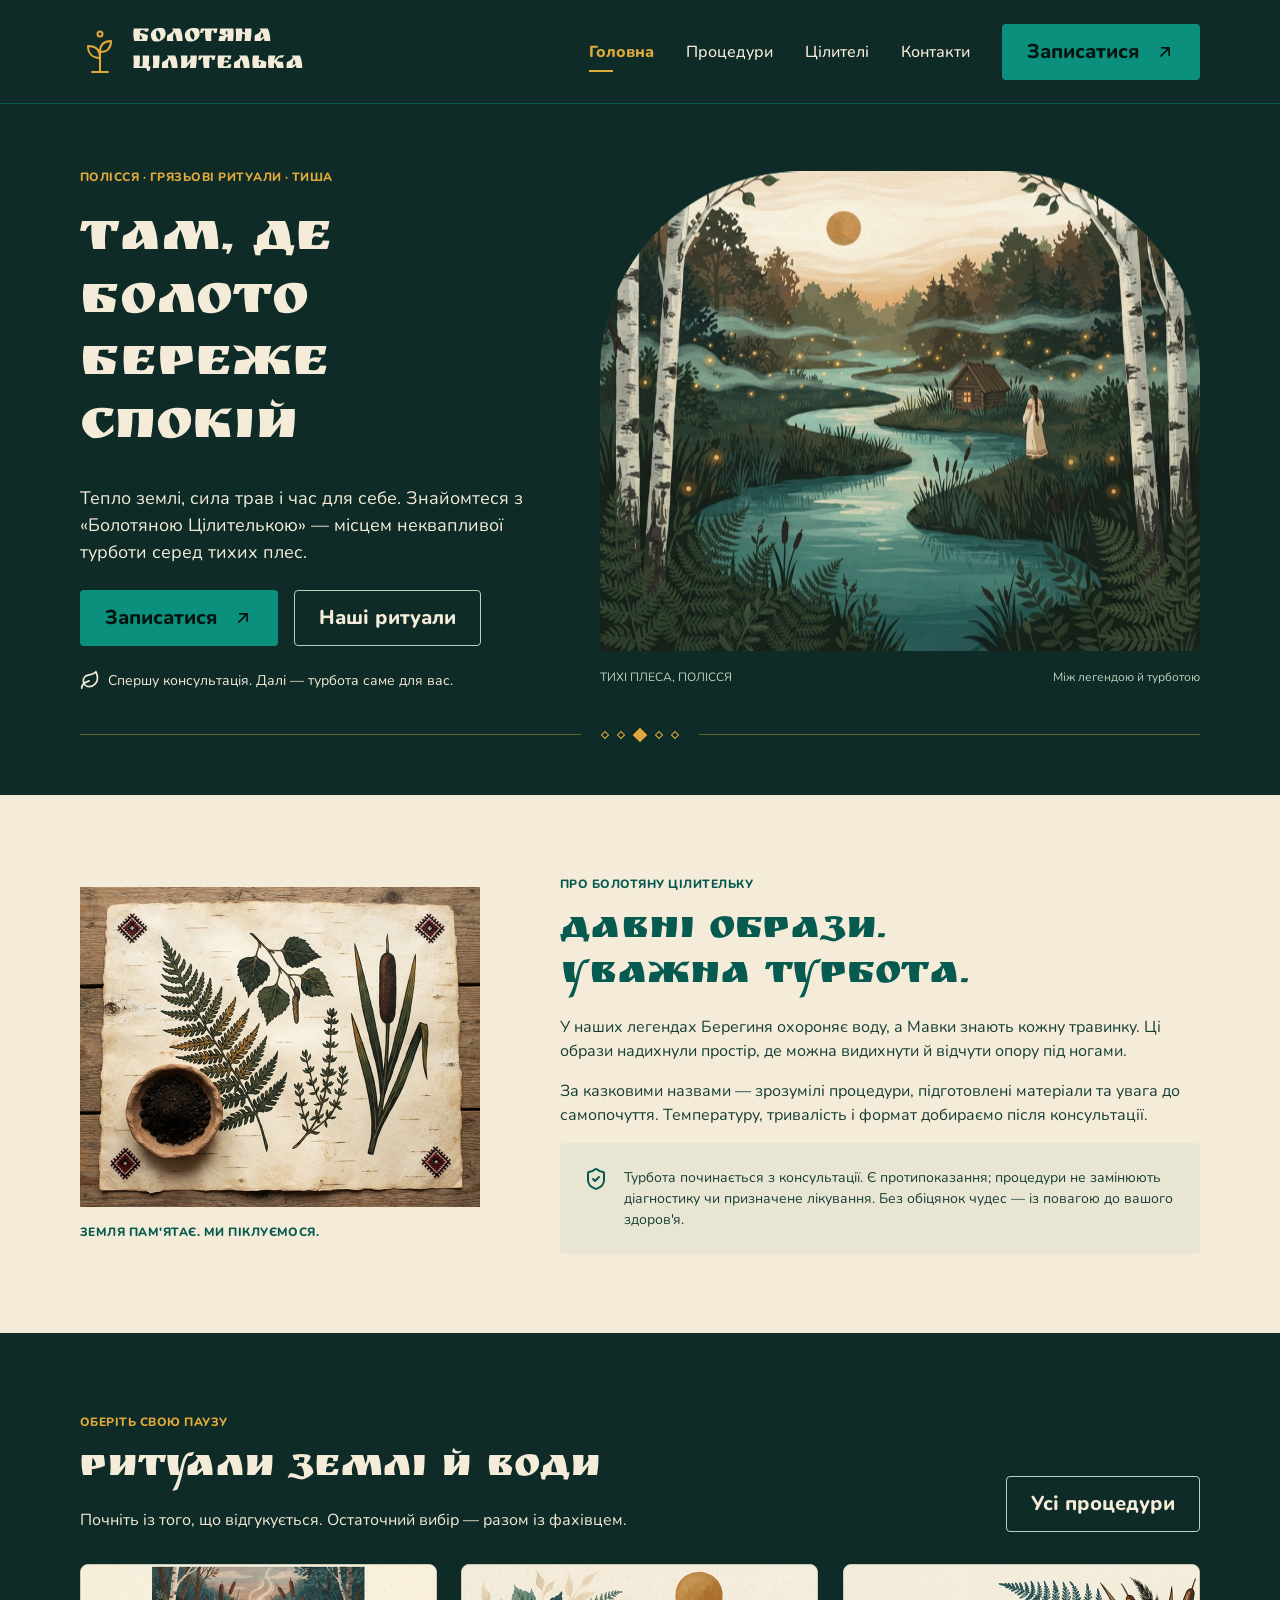
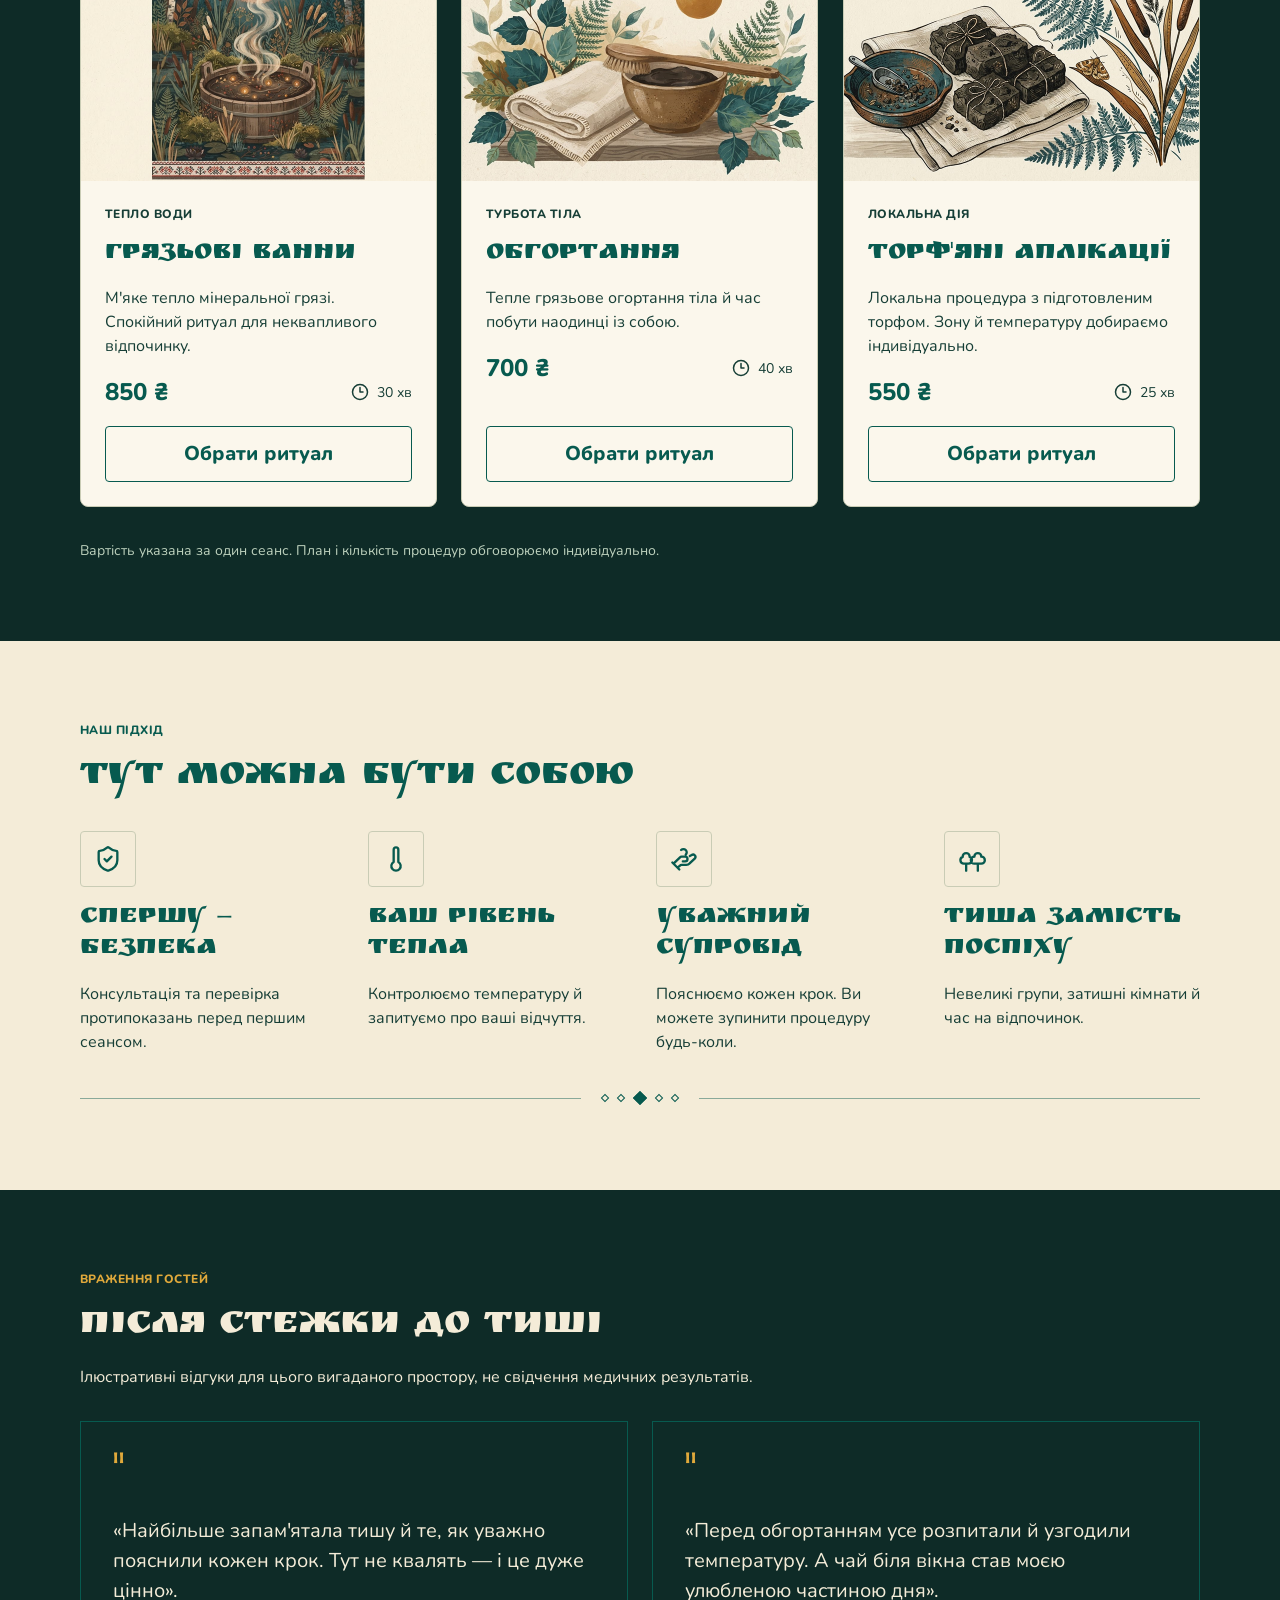
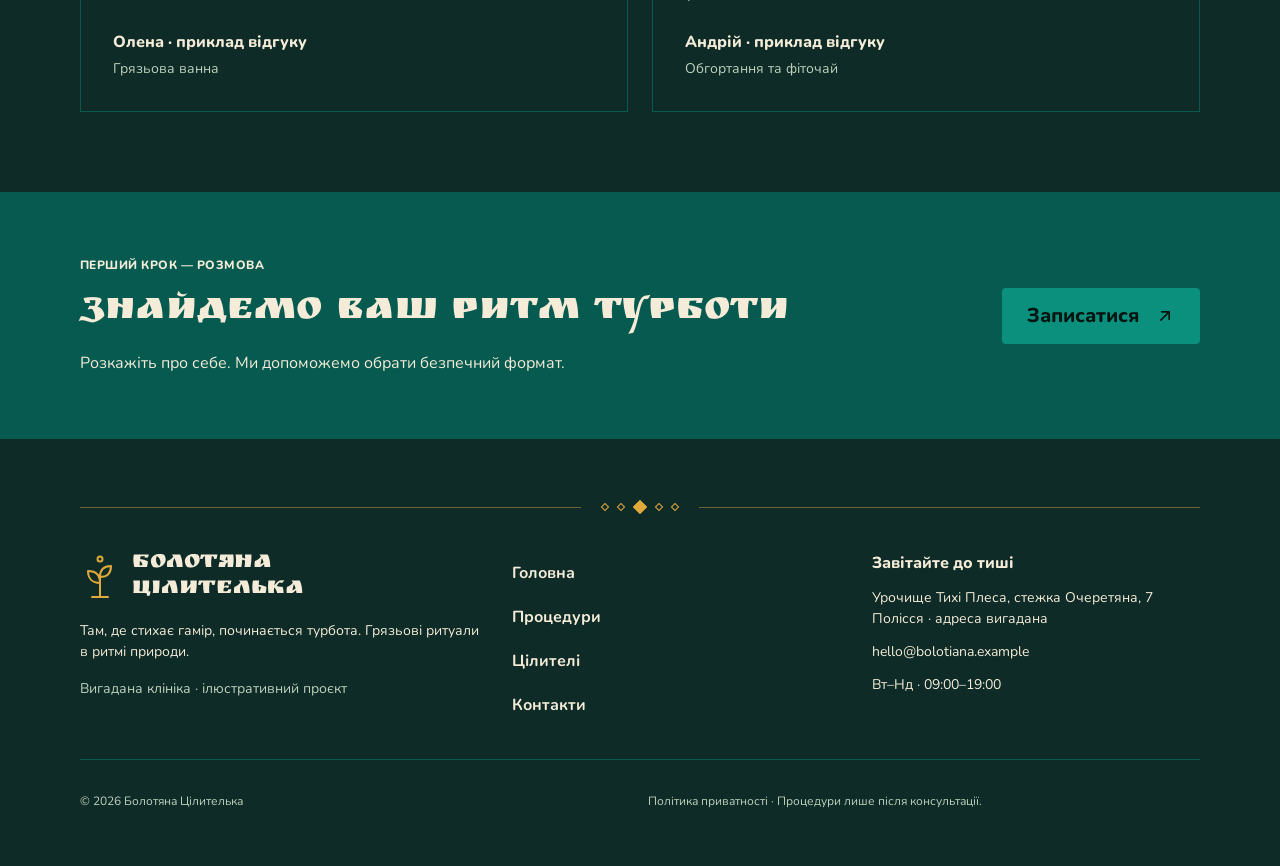
<file: index.html>
<!doctype html>
<html lang="uk">
  <head>
    <meta charset="utf-8" />
    <link rel="icon" type="image/png" href="/icon/favicon.ico">
    <meta name="viewport" content="width=device-width, initial-scale=1" />
    <title>Головна · Болотяна Цілителька</title>
    <link rel="icon" type="image/png" href="icon/favicon.ico">
    <meta
      name="description"
      content="Болотяна Цілителька — вигадана клініка грязьових ритуалів на Поліссі."
    />
    <link rel="preconnect" href="https://fonts.googleapis.com" />
    <link
      rel="preconnect"
      href="https://fonts.gstatic.com"
      crossorigin
    />
    <link
      href="https://fonts.googleapis.com/css2?family=Nunito:wght@400;500;700;800&family=Ruslan+Display&display=swap"
      rel="stylesheet"
    />
    <script>
      document.documentElement.classList.add('js')
    </script>
    <link rel="stylesheet" href="css/style.css" />
  </head>
  <body>
    <svg
      width="0"
      height="0"
      style="position: absolute"
      aria-hidden="true"
    >
      <defs>
        <symbol id="i-arrow" viewBox="0 0 24 24">
          <path
            d="M7 17 17 7M8 7h9v9"
            fill="none"
            stroke="currentColor"
            stroke-width="2"
            stroke-linecap="round"
            stroke-linejoin="round"
          />
        </symbol>
        <symbol id="i-leaf" viewBox="0 0 24 24">
          <path
            d="M11 20A7 7 0 0 1 9.8 6.1C15.5 5 17 4.5 19 2c1 2 2 4.2 2 8 0 5.5-4.8 10-10 10Zm-9 2c0-3 2-7 9-9"
            fill="none"
            stroke="currentColor"
            stroke-width="2"
            stroke-linecap="round"
            stroke-linejoin="round"
          />
        </symbol>
        <symbol id="i-shield" viewBox="0 0 24 24">
          <path
            d="M20 13c0 5-3.5 7.5-7.7 8.9a1 1 0 0 1-.6 0C7.5 20.500 4 18 4 13V6a1 1 0 0 1 1-1c2 0 4.500-1.200 6.200-2.700a1.200 1.200 0 0 1 1.600 0C14.500 3.800 17 5 19 5a1 1 0 0 1 1 1ZM9 12l2 2 4-4"
            fill="none"
            stroke="currentColor"
            stroke-width="2"
            stroke-linecap="round"
            stroke-linejoin="round"
          />
        </symbol>
        <symbol id="i-clock" viewBox="0 0 24 24">
          <circle
            cx="12"
            cy="12"
            r="10"
            fill="none"
            stroke="currentColor"
            stroke-width="2"
          />
          <path
            d="M12 6v6h4"
            fill="none"
            stroke="currentColor"
            stroke-width="2"
            stroke-linecap="round"
            stroke-linejoin="round"
          />
        </symbol>
        <symbol id="i-check" viewBox="0 0 24 24">
          <path
            d="M20 6 9 17l-5-5"
            fill="none"
            stroke="currentColor"
            stroke-width="2"
            stroke-linecap="round"
            stroke-linejoin="round"
          />
        </symbol>
        <symbol id="i-therm" viewBox="0 0 24 24">
          <path
            d="M14 4v10.500a4 4 0 1 1-4 0V4a2 2 0 0 1 4 0Z"
            fill="none"
            stroke="currentColor"
            stroke-width="2"
            stroke-linejoin="round"
          />
        </symbol>
        <symbol id="i-heart" viewBox="0 0 24 24">
          <path
            d="M11 14h2a2 2 0 1 0 0-4h-3c-.6 0-1.100.2-1.400.6L3 16m4 3 1.600-1.400c.3-.4.800-.6 1.400-.6h4c1.100 0 2.100-.4 2.800-1.200l4.600-4.400a2 2 0 0 0-2.800-2.800L17 9.500M2 15l6 6m5.500-12.700a2.800 2.800 0 1 0-4-4"
            fill="none"
            stroke="currentColor"
            stroke-width="2"
            stroke-linecap="round"
            stroke-linejoin="round"
          />
        </symbol>
        <symbol id="i-trees" viewBox="0 0 24 24">
          <path
            d="M10 10v.2A3 3 0 0 1 8.900 16H5a3 3 0 0 1-1-5.800V10a3 3 0 0 1 6 0Zm-3 6v6m13-6a3 3 0 0 0 0-6 3 3 0 0 0-6 0 3 3 0 0 0 0 6Zm-3 6v-6"
            fill="none"
            stroke="currentColor"
            stroke-width="2"
            stroke-linecap="round"
            stroke-linejoin="round"
          />
        </symbol>
        <symbol id="i-sprout" viewBox="0 0 24 24">
          <path
            d="M7 20h10M10 20c5.500-2.500.8-6.400 3-10m1-4.800C14 3 15.800 2 18 2c0 2.300-1 4-3 4-.6 0-1-.3-1-.8ZM9.500 9.400C7.600 8 6.500 6 6 4 3.800 4.500 2 6 2 8c0 2 1.700 3.500 4 3.500.6 0 1.100-.1 1.600-.2"
            fill="none"
            stroke="currentColor"
            stroke-width="2"
            stroke-linecap="round"
            stroke-linejoin="round"
          />
        </symbol>
        <symbol id="i-pin" viewBox="0 0 24 24">
          <path
            d="M20 10c0 4.900-5.400 10.200-7.400 11.800a1 1 0 0 1-1.200 0C9.400 20.200 4 14.900 4 10a8 8 0 0 1 16 0Z"
            fill="none"
            stroke="currentColor"
            stroke-width="2"
          />
          <circle
            cx="12"
            cy="10"
            r="3"
            fill="none"
            stroke="currentColor"
            stroke-width="2"
          />
        </symbol>
        <symbol id="i-mail" viewBox="0 0 24 24">
          <rect
            x="2"
            y="4"
            width="20"
            height="16"
            rx="2"
            fill="none"
            stroke="currentColor"
            stroke-width="2"
          />
          <path
            d="m22 7-8.900 5.700a2 2 0 0 1-2.200 0L2 7"
            fill="none"
            stroke="currentColor"
            stroke-width="2"
          />
        </symbol>
        <symbol id="i-phone" viewBox="0 0 24 24">
          <path
            d="M22 16.900v3a2 2 0 0 1-2.200 2A19.800 19.800 0 0 1 2.100 4.200 2 2 0 0 1 4.100 2h3a2 2 0 0 1 2 1.700c.1 1 .4 1.900.7 2.800a2 2 0 0 1-.5 2.100L8.100 9.900a16 16 0 0 0 6 6l1.300-1.300a2 2 0 0 1 2.100-.4c.9.300 1.800.6 2.800.7a2 2 0 0 1 1.700 2Z"
            fill="none"
            stroke="currentColor"
            stroke-width="2"
            stroke-linejoin="round"
          />
        </symbol>
        <symbol id="i-chev" viewBox="0 0 24 24">
          <path
            d="m6 9 6 6 6-6"
            fill="none"
            stroke="currentColor"
            stroke-width="2"
            stroke-linecap="round"
            stroke-linejoin="round"
          />
        </symbol>
        <symbol id="i-cal" viewBox="0 0 24 24">
          <rect
            x="3"
            y="4"
            width="18"
            height="18"
            rx="2"
            fill="none"
            stroke="currentColor"
            stroke-width="2"
          />
          <path
            d="M16 2v4M8 2v4M3 10h18"
            fill="none"
            stroke="currentColor"
            stroke-width="2"
            stroke-linecap="round"
          />
        </symbol>
        <symbol id="i-alert" viewBox="0 0 24 24">
          <circle
            cx="12"
            cy="12"
            r="10"
            fill="none"
            stroke="currentColor"
            stroke-width="2"
          />
          <path
            d="M12 8v4m0 4h.01"
            fill="none"
            stroke="currentColor"
            stroke-width="2"
            stroke-linecap="round"
          />
        </symbol>
        <symbol id="i-ok" viewBox="0 0 24 24">
          <circle
            cx="12"
            cy="12"
            r="10"
            fill="none"
            stroke="currentColor"
            stroke-width="2"
          />
          <path
            d="m9 12 2 2 4-4"
            fill="none"
            stroke="currentColor"
            stroke-width="2"
            stroke-linecap="round"
            stroke-linejoin="round"
          />
        </symbol>
      </defs>
    </svg>
    <header class="navbar">
      <a class="brand" href="index.html">
        <img src="assets/logo.svg" alt="" width="40" height="48" />
        <span class="brand__name">Болотяна<br />Цілителька</span>
      </a>
      <button
        class="navbar__toggle"
        aria-expanded="false"
        aria-controls="nav"
        aria-label="Меню"
      >
        <span></span>
        <span></span>
        <span></span>
      </button>
      <nav class="nav" id="nav">
        <a class="nav__link is-active" href="index.html" aria-current="page"
          >Головна</a
        >
        <a class="nav__link" href="procedures.html">Процедури</a>
        <a class="nav__link" href="healers.html">Цілителі</a>
        <a class="nav__link" href="contacts.html">Контакти</a>
        <a class="btn btn--primary nav__cta" href="contacts.html">
          Записатися
          <svg class="ic" aria-hidden="true">
            <use href="#i-arrow" />
          </svg>
        </a>
      </nav>
    </header>
    <main>
      <section class="sec sec--dark hero">
        <div class="wrap">
          <div class="hero__grid">
            <div class="stack hero__text">
              <p class="eyebrow">Полісся · грязьові ритуали · тиша</p>
              <h1 class="h-xl">Там, де болото береже спокій</h1>
              <p class="lead">
                Тепло землі, сила трав і час для себе. Знайомтеся з «Болотяною
                Цілителькою» — місцем неквапливої турботи серед тихих плес.
              </p>
              <div class="actions">
                <a class="btn btn--primary" href="contacts.html">
                  Записатися
                  <svg class="ic" aria-hidden="true">
                    <use href="#i-arrow" />
                  </svg>
                </a>
                <a class="btn btn--secondary-dark" href="procedures.html">
                  Наші ритуали
                </a>
              </div>
              <p class="note">
                <svg class="ic" aria-hidden="true">
                  <use href="#i-leaf" />
                </svg>
                <span
                  >Спершу консультація. Далі — турбота саме для вас.</span
                >
              </p>
            </div>
            <figure class="hero__fig">
              <img
                class="arch"
                src="assets/hero-landscape.png"
                alt="Туманний болотяний краєвид"
                loading="lazy"
              />
              <figcaption>
                <span>ТИХІ ПЛЕСА, ПОЛІССЯ</span>
                <span>Між легендою й турботою</span>
              </figcaption>
            </figure>
          </div>
          <div
            class="divider divider--dark"
            role="presentation"
          >
            <span class="divider__line"></span>
            <span class="motif"
              ><i></i><i></i><i class="big"></i><i></i><i></i
            ></span>
            <span class="divider__line"></span>
          </div>
        </div>
      </section>
      <section class="sec sec--light">
        <div class="wrap about">
          <figure>
            <img
              class="about__img"
              src="assets/herbarium.png"
              alt="Гербарій Полісся"
              loading="lazy"
            />
            <figcaption class="eyebrow">
              Земля пам'ятає. Ми піклуємося.
            </figcaption>
          </figure>
          <div class="stack">
            <p class="eyebrow">Про Болотяну Цілительку</p>
            <h2 class="h-lg">Давні образи. Уважна турбота.</h2>
            <p>
              У наших легендах Берегиня охороняє воду, а Мавки знають кожну
              травинку. Ці образи надихнули простір, де можна видихнути й
              відчути опору під ногами.
            </p>
            <p>
              За казковими назвами — зрозумілі процедури, підготовлені матеріали
              та увага до самопочуття. Температуру, тривалість і формат
              добираємо після консультації.
            </p>
            <div class="notice">
              <svg class="ic" aria-hidden="true">
                <use href="#i-shield" />
              </svg>
              <p>
                Турбота починається з консультації. Є протипоказання; процедури
                не замінюють діагностику чи призначене лікування. Без обіцянок
                чудес — із повагою до вашого здоров'я.
              </p>
            </div>
          </div>
        </div>
      </section>
      <section class="sec sec--dark">
        <div class="wrap stack stack--lg">
          <div class="split">
            <div class="stack">
              <div class="stack">
                <p class="eyebrow">Оберіть свою паузу</p>
                <h2 class="h-lg">Ритуали землі й води</h2>
                <p>
                  Почніть із того, що відгукується. Остаточний вибір — разом із
                  фахівцем.
                </p>
              </div>
            </div>
            <a class="btn btn--secondary-dark" href="procedures.html">
              Усі процедури
            </a>
          </div>
          <div class="grid grid--3">
            <article class="card card--proc" data-tags="mud body">
              <img
                class="card__img"
                src="assets/proc-baths.png"
                alt=""
                loading="lazy"
              />
              <div class="card__body">
                <p class="eyebrow">Тепло води</p>
                <h3 class="h-sm">Грязьові ванни</h3>
                <p>
                  М'яке тепло мінеральної грязі. Спокійний ритуал для
                  неквапливого відпочинку.
                </p>
                <div class="card__meta">
                  <span class="price">850 ₴</span>
                  <span class="dur">
                    <svg class="ic" aria-hidden="true">
                      <use href="#i-clock" />
                    </svg>
                    30 хв
                  </span>
                </div>
                <a class="btn btn--secondary btn--block" href="contacts.html">
                  Обрати ритуал
                </a>
              </div>
            </article>
            <article class="card card--proc" data-tags="mud body">
              <img
                class="card__img"
                src="assets/proc-wrap.png"
                alt=""
                loading="lazy"
              />
              <div class="card__body">
                <p class="eyebrow">Турбота тіла</p>
                <h3 class="h-sm">Обгортання</h3>
                <p>
                  Тепле грязьове огортання тіла й час побути наодинці із собою.
                </p>
                <div class="card__meta">
                  <span class="price">700 ₴</span>
                  <span class="dur">
                    <svg class="ic" aria-hidden="true">
                      <use href="#i-clock" />
                    </svg>
                    40 хв
                  </span>
                </div>
                <a class="btn btn--secondary btn--block" href="contacts.html">
                  Обрати ритуал
                </a>
              </div>
            </article>
            <article class="card card--proc" data-tags="mud">
              <img
                class="card__img"
                src="assets/proc-peat.png"
                alt=""
                loading="lazy"
              />
              <div class="card__body">
                <p class="eyebrow">Локальна дія</p>
                <h3 class="h-sm">Торф'яні аплікації</h3>
                <p>
                  Локальна процедура з підготовленим торфом. Зону й температуру
                  добираємо індивідуально.
                </p>
                <div class="card__meta">
                  <span class="price">550 ₴</span>
                  <span class="dur">
                    <svg class="ic" aria-hidden="true">
                      <use href="#i-clock" />
                    </svg>
                    25 хв
                  </span>
                </div>
                <a class="btn btn--secondary btn--block" href="contacts.html">
                  Обрати ритуал
                </a>
              </div>
            </article>
          </div>
          <p class="small">
            Вартість указана за один сеанс. План і кількість процедур
            обговорюємо індивідуально.
          </p>
        </div>
      </section>
      <section class="sec sec--light">
        <div class="wrap stack stack--lg">
          <div class="stack">
            <p class="eyebrow">Наш підхід</p>
            <h2 class="h-lg">Тут можна бути собою</h2>
          </div>
          <div class="grid grid--4">
            <div class="adv">
              <span class="adv__ic">
                <svg class="ic" aria-hidden="true">
                  <use href="#i-shield" />
                </svg>
              </span>
              <h3 class="h-sm">Спершу — безпека</h3>
              <p>
                Консультація та перевірка протипоказань перед першим сеансом.
              </p>
            </div>
            <div class="adv">
              <span class="adv__ic">
                <svg class="ic" aria-hidden="true">
                  <use href="#i-therm" />
                </svg>
              </span>
              <h3 class="h-sm">Ваш рівень тепла</h3>
              <p>
                Контролюємо температуру й запитуємо про ваші відчуття.
              </p>
            </div>
            <div class="adv">
              <span class="adv__ic">
                <svg class="ic" aria-hidden="true">
                  <use href="#i-heart" />
                </svg>
              </span>
              <h3 class="h-sm">Уважний супровід</h3>
              <p>
                Пояснюємо кожен крок. Ви можете зупинити процедуру будь-коли.
              </p>
            </div>
            <div class="adv">
              <span class="adv__ic">
                <svg class="ic" aria-hidden="true">
                  <use href="#i-trees" />
                </svg>
              </span>
              <h3 class="h-sm">Тиша замість поспіху</h3>
              <p>
                Невеликі групи, затишні кімнати й час на відпочинок.
              </p>
            </div>
          </div>
          <div
            class="divider divider--cream"
            role="presentation"
          >
            <span class="divider__line"></span>
            <span class="motif"
              ><i></i><i></i><i class="big"></i><i></i><i></i
            ></span>
            <span class="divider__line"></span>
          </div>
        </div>
      </section>
      <section class="sec sec--dark">
        <div class="wrap stack stack--lg">
          <div class="stack">
            <p class="eyebrow">Враження гостей</p>
            <h2 class="h-lg">Після стежки до тиші</h2>
            <p>
              Ілюстративні відгуки для цього вигаданого простору, не свідчення
              медичних результатів.
            </p>
          </div>
          <div class="grid grid--2">
            <blockquote class="card card--review">
              <span class="quote">"</span>
              <p class="quote-text">
                «Найбільше запам'ятала тишу й те, як уважно пояснили кожен
                крок. Тут не квалять — і це дуже цінно».
              </p>
              <footer>
                <strong>Олена · приклад відгуку</strong>
                <span>Грязьова ванна</span>
              </footer>
            </blockquote>
            <blockquote class="card card--review">
              <span class="quote">"</span>
              <p class="quote-text">
                «Перед обгортанням усе розпитали й узгодили температуру. А чай
                біля вікна став моєю улюбленою частиною дня».
              </p>
              <footer>
                <strong>Андрій · приклад відгуку</strong>
                <span>Обгортання та фіточай</span>
              </footer>
            </blockquote>
          </div>
        </div>
      </section>
      <section class="sec sec--teal cta">
        <div class="wrap cta__in">
          <div class="stack">
            <p class="eyebrow">Перший крок — розмова</p>
            <h2 class="h-lg">Знайдемо ваш ритм турботи</h2>
            <p>
              Розкажіть про себе. Ми допоможемо обрати безпечний формат.
            </p>
          </div>
          <a class="btn btn--primary" href="contacts.html">
            Записатися
            <svg class="ic" aria-hidden="true">
              <use href="#i-arrow" />
            </svg>
          </a>
        </div>
      </section>
    </main>
    <footer class="footer">
      <div
        class="divider divider--dark"
        role="presentation"
      >
        <span class="divider__line"></span>
        <span class="motif"
          ><i></i><i></i><i class="big"></i><i></i><i></i
        ></span>
        <span class="divider__line"></span>
      </div>
      <div class="footer__grid">
        <div class="footer__about">
          <a class="brand" href="index.html">
            <img src="assets/logo.svg" alt="" width="40" height="48" />
            <span class="brand__name">Болотяна<br />Цілителька</span>
          </a>
          <p>
            Там, де стихає гамір, починається турбота. Грязьові ритуали в ритмі
            природи.
          </p>
          <p class="muted">Вигадана клініка · ілюстративний проєкт</p>
        </div>
        <nav class="footer__nav" aria-label="Розділи">
          <a href="index.html">Головна</a>
          <a href="procedures.html">Процедури</a>
          <a href="healers.html">Цілителі</a>
          <a href="contacts.html">Контакти</a>
        </nav>
        <div class="footer__contacts">
          <h2>Завітайте до тиші</h2>
          <p>
            Урочище Тихі Плеса, стежка Очеретяна, 7<br />Полісся · адреса
            вигадана
          </p>
          <p>hello@bolotiana.example</p>
          <p>Вт–Нд · 09:00–19:00</p>
        </div>
      </div>
      <hr />
      <div class="footer__legal">
        <p>© 2026 Болотяна Цілителька</p>
        <p>Політика приватності · Процедури лише після консультації.</p>
      </div>
    </footer>
    <script src="js/main.js"></script>
  </body>
</html>
</file>
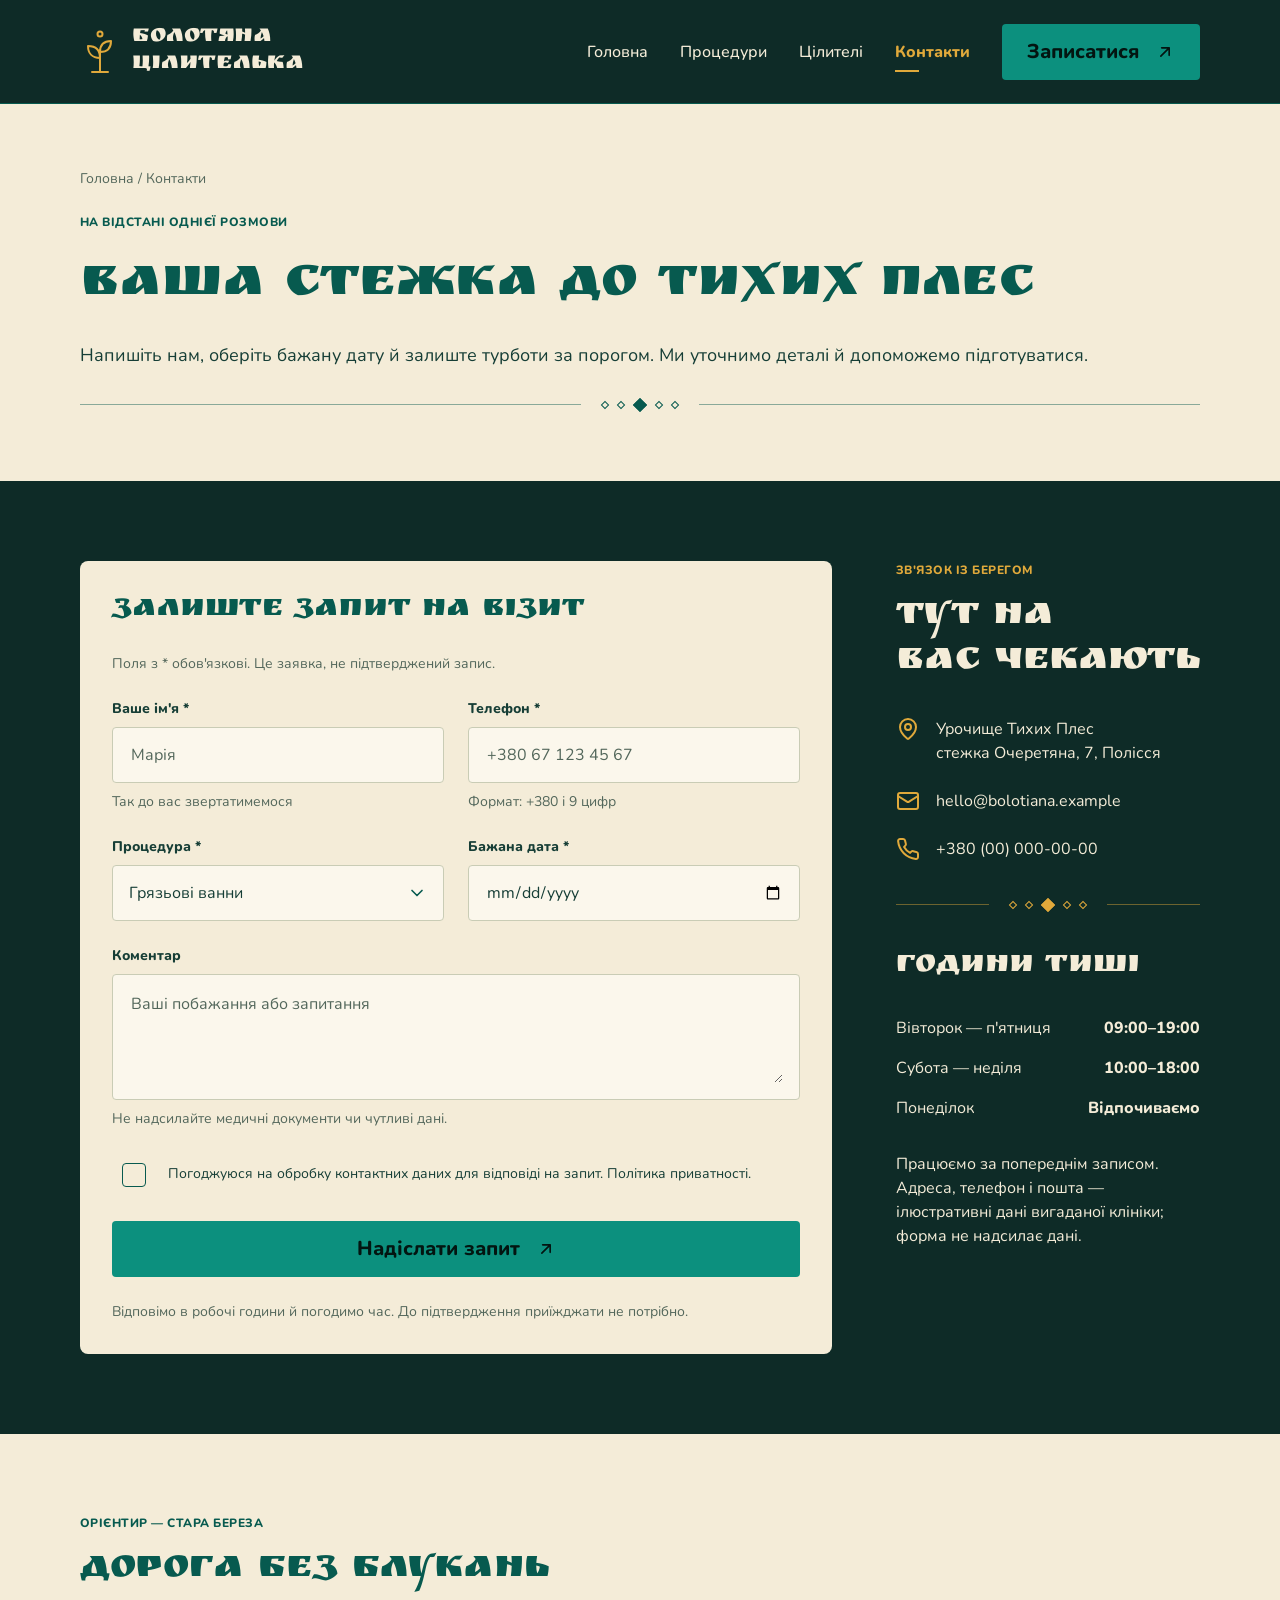
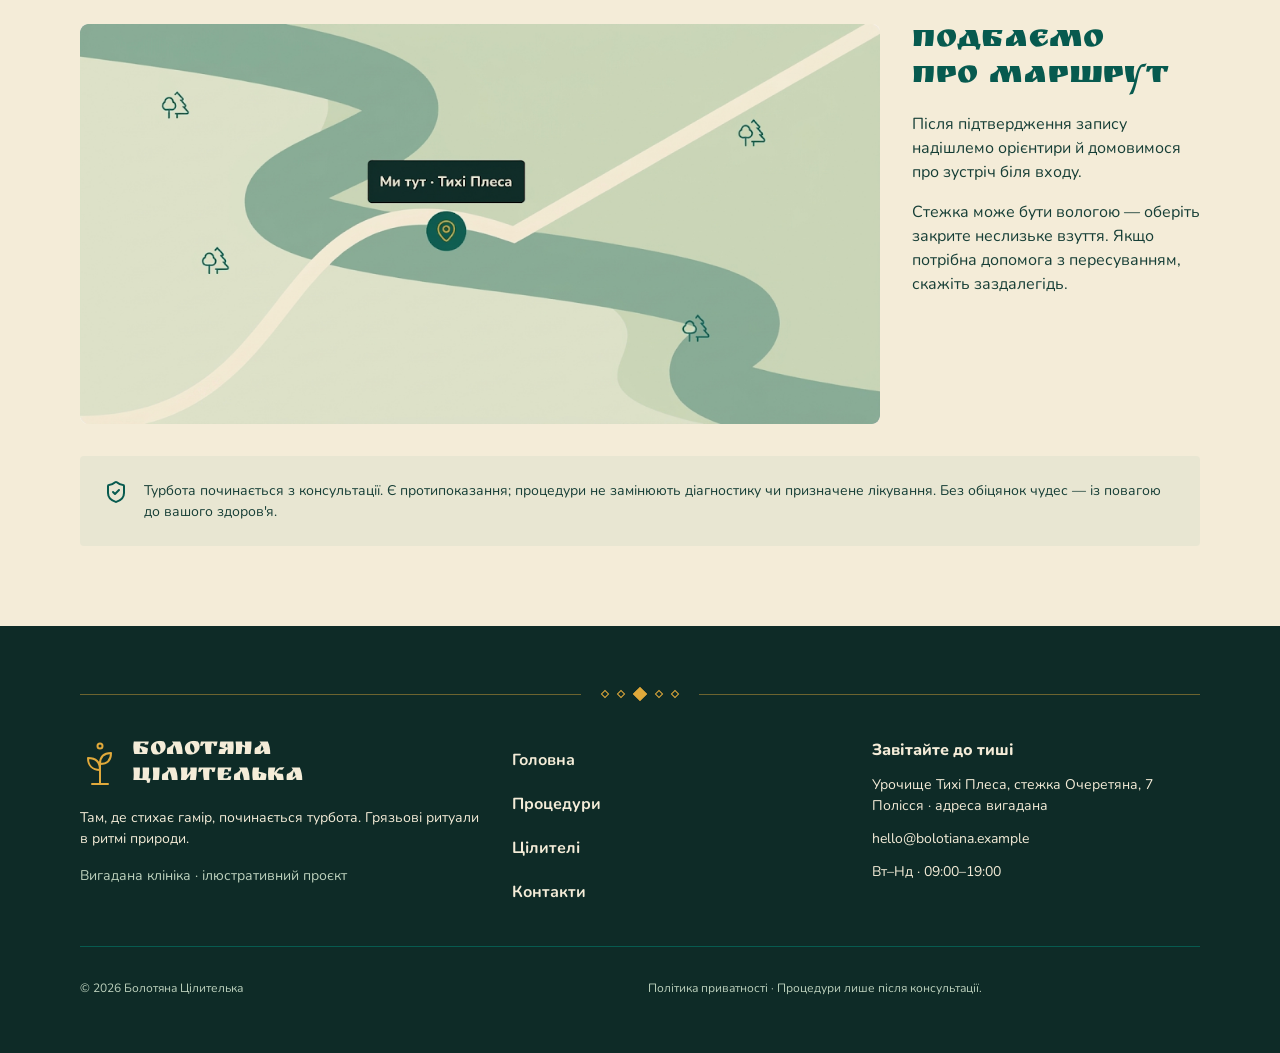
<file: contacts.html>
<!doctype html>
<html lang="uk">
  <head>
    <meta charset="utf-8" />
    <link rel="icon" type="image/png" href="icon/favicon.ico">
    <meta name="viewport" content="width=device-width, initial-scale=1" />
    <title>Контакти · Болотяна Цілителька</title>
    <meta
      name="description"
      content="Болотяна Цілителька — вигадана клініка грязьових ритуалів на Поліссі."
    />
    <link rel="preconnect" href="https://fonts.googleapis.com" />
    <link
      rel="preconnect"
      href="https://fonts.gstatic.com"
      crossorigin
    />
    <link
      href="https://fonts.googleapis.com/css2?family=Nunito:wght@400;500;700;800&family=Ruslan+Display&display=swap"
      rel="stylesheet"
    />
    <script>
      document.documentElement.classList.add('js')
    </script>
    <link rel="stylesheet" href="css/style.css" />
  </head>
  <body>
    <svg
      width="0"
      height="0"
      style="position: absolute"
      aria-hidden="true"
    >
      <defs>
        <symbol id="i-arrow" viewBox="0 0 24 24">
          <path
            d="M7 17 17 7M8 7h9v9"
            fill="none"
            stroke="currentColor"
            stroke-width="2"
            stroke-linecap="round"
            stroke-linejoin="round"
          />
        </symbol>
        <symbol id="i-leaf" viewBox="0 0 24 24">
          <path
            d="M11 20A7 7 0 0 1 9.8 6.1C15.5 5 17 4.5 19 2c1 2 2 4.2 2 8 0 5.5-4.8 10-10 10Zm-9 2c0-3 2-7 9-9"
            fill="none"
            stroke="currentColor"
            stroke-width="2"
            stroke-linecap="round"
            stroke-linejoin="round"
          />
        </symbol>
        <symbol id="i-shield" viewBox="0 0 24 24">
          <path
            d="M20 13c0 5-3.5 7.5-7.7 8.9a1 1 0 0 1-.6 0C7.5 20.500 4 18 4 13V6a1 1 0 0 1 1-1c2 0 4.500-1.200 6.200-2.700a1.200 1.200 0 0 1 1.600 0C14.500 3.800 17 5 19 5a1 1 0 0 1 1 1ZM9 12l2 2 4-4"
            fill="none"
            stroke="currentColor"
            stroke-width="2"
            stroke-linecap="round"
            stroke-linejoin="round"
          />
        </symbol>
        <symbol id="i-clock" viewBox="0 0 24 24">
          <circle
            cx="12"
            cy="12"
            r="10"
            fill="none"
            stroke="currentColor"
            stroke-width="2"
          />
          <path
            d="M12 6v6h4"
            fill="none"
            stroke="currentColor"
            stroke-width="2"
            stroke-linecap="round"
            stroke-linejoin="round"
          />
        </symbol>
        <symbol id="i-check" viewBox="0 0 24 24">
          <path
            d="M20 6 9 17l-5-5"
            fill="none"
            stroke="currentColor"
            stroke-width="2"
            stroke-linecap="round"
            stroke-linejoin="round"
          />
        </symbol>
        <symbol id="i-therm" viewBox="0 0 24 24">
          <path
            d="M14 4v10.500a4 4 0 1 1-4 0V4a2 2 0 0 1 4 0Z"
            fill="none"
            stroke="currentColor"
            stroke-width="2"
            stroke-linejoin="round"
          />
        </symbol>
        <symbol id="i-heart" viewBox="0 0 24 24">
          <path
            d="M11 14h2a2 2 0 1 0 0-4h-3c-.6 0-1.100.2-1.400.6L3 16m4 3 1.600-1.400c.3-.4.800-.6 1.400-.6h4c1.100 0 2.100-.4 2.800-1.200l4.600-4.400a2 2 0 0 0-2.800-2.800L17 9.500M2 15l6 6m5.500-12.700a2.800 2.800 0 1 0-4-4"
            fill="none"
            stroke="currentColor"
            stroke-width="2"
            stroke-linecap="round"
            stroke-linejoin="round"
          />
        </symbol>
        <symbol id="i-trees" viewBox="0 0 24 24">
          <path
            d="M10 10v.2A3 3 0 0 1 8.900 16H5a3 3 0 0 1-1-5.800V10a3 3 0 0 1 6 0Zm-3 6v6m13-6a3 3 0 0 0 0-6 3 3 0 0 0-6 0 3 3 0 0 0 0 6Zm-3 6v-6"
            fill="none"
            stroke="currentColor"
            stroke-width="2"
            stroke-linecap="round"
            stroke-linejoin="round"
          />
        </symbol>
        <symbol id="i-sprout" viewBox="0 0 24 24">
          <path
            d="M7 20h10M10 20c5.500-2.500.8-6.400 3-10m1-4.800C14 3 15.800 2 18 2c0 2.300-1 4-3 4-.6 0-1-.3-1-.8ZM9.500 9.400C7.600 8 6.500 6 6 4 3.800 4.500 2 6 2 8c0 2 1.700 3.500 4 3.500.6 0 1.100-.1 1.600-.2"
            fill="none"
            stroke="currentColor"
            stroke-width="2"
            stroke-linecap="round"
            stroke-linejoin="round"
          />
        </symbol>
        <symbol id="i-pin" viewBox="0 0 24 24">
          <path
            d="M20 10c0 4.900-5.400 10.200-7.400 11.800a1 1 0 0 1-1.200 0C9.400 20.200 4 14.900 4 10a8 8 0 0 1 16 0Z"
            fill="none"
            stroke="currentColor"
            stroke-width="2"
          />
          <circle
            cx="12"
            cy="10"
            r="3"
            fill="none"
            stroke="currentColor"
            stroke-width="2"
          />
        </symbol>
        <symbol id="i-mail" viewBox="0 0 24 24">
          <rect
            x="2"
            y="4"
            width="20"
            height="16"
            rx="2"
            fill="none"
            stroke="currentColor"
            stroke-width="2"
          />
          <path
            d="m22 7-8.900 5.700a2 2 0 0 1-2.200 0L2 7"
            fill="none"
            stroke="currentColor"
            stroke-width="2"
          />
        </symbol>
        <symbol id="i-phone" viewBox="0 0 24 24">
          <path
            d="M22 16.900v3a2 2 0 0 1-2.200 2A19.800 19.800 0 0 1 2.100 4.200 2 2 0 0 1 4.100 2h3a2 2 0 0 1 2 1.700c.1 1 .4 1.900.7 2.800a2 2 0 0 1-.5 2.100L8.100 9.900a16 16 0 0 0 6 6l1.300-1.300a2 2 0 0 1 2.100-.4c.9.300 1.800.6 2.800.7a2 2 0 0 1 1.700 2Z"
            fill="none"
            stroke="currentColor"
            stroke-width="2"
            stroke-linejoin="round"
          />
        </symbol>
        <symbol id="i-chev" viewBox="0 0 24 24">
          <path
            d="m6 9 6 6 6-6"
            fill="none"
            stroke="currentColor"
            stroke-width="2"
            stroke-linecap="round"
            stroke-linejoin="round"
          />
        </symbol>
        <symbol id="i-cal" viewBox="0 0 24 24">
          <rect
            x="3"
            y="4"
            width="18"
            height="18"
            rx="2"
            fill="none"
            stroke="currentColor"
            stroke-width="2"
          />
          <path
            d="M16 2v4M8 2v4M3 10h18"
            fill="none"
            stroke="currentColor"
            stroke-width="2"
            stroke-linecap="round"
          />
        </symbol>
        <symbol id="i-alert" viewBox="0 0 24 24">
          <circle
            cx="12"
            cy="12"
            r="10"
            fill="none"
            stroke="currentColor"
            stroke-width="2"
          />
          <path
            d="M12 8v4m0 4h.01"
            fill="none"
            stroke="currentColor"
            stroke-width="2"
            stroke-linecap="round"
          />
        </symbol>
        <symbol id="i-ok" viewBox="0 0 24 24">
          <circle
            cx="12"
            cy="12"
            r="10"
            fill="none"
            stroke="currentColor"
            stroke-width="2"
          />
          <path
            d="m9 12 2 2 4-4"
            fill="none"
            stroke="currentColor"
            stroke-width="2"
            stroke-linecap="round"
            stroke-linejoin="round"
          />
        </symbol>
      </defs>
    </svg>
    <header class="navbar">
      <a class="brand" href="index.html">
        <img src="assets/logo.svg" alt="" width="40" height="48" />
        <span class="brand__name">Болотяна<br />Цілителька</span>
      </a>
      <button
        class="navbar__toggle"
        aria-expanded="false"
        aria-controls="nav"
        aria-label="Меню"
      >
        <span></span>
        <span></span>
        <span></span>
      </button>
      <nav class="nav" id="nav">
        <a class="nav__link" href="index.html">Головна</a>
        <a class="nav__link" href="procedures.html">Процедури</a>
        <a class="nav__link" href="healers.html">Цілителі</a>
        <a
          class="nav__link is-active"
          href="contacts.html"
          aria-current="page"
          >Контакти</a
        >
        <a class="btn btn--primary nav__cta" href="contacts.html">
          Записатися
          <svg class="ic" aria-hidden="true">
            <use href="#i-arrow" />
          </svg>
        </a>
      </nav>
    </header>
    <main>
      <section class="sec sec--light intro">
        <div class="wrap stack">
          <p class="crumb">Головна / Контакти</p>
          <p class="eyebrow">На відстані однієї розмови</p>
          <h1 class="h-xl">Ваша стежка до Тихих Плес</h1>
          <p class="lead">
            Напишіть нам, оберіть бажану дату й залиште турботи за порогом. Ми
            уточнимо деталі й допоможемо підготуватися.
          </p>
          <div
            class="divider divider--cream"
            role="presentation"
          >
            <span class="divider__line"></span>
            <span class="motif"
              ><i></i><i></i><i class="big"></i><i></i><i></i
            ></span>
            <span class="divider__line"></span>
          </div>
        </div>
      </section>
      <section class="sec sec--dark">
        <div class="wrap contact__grid">
          <form class="form" id="visit-form" novalidate>
            <h2 class="h-md">Залиште запит на візит</h2>
            <p class="small small--light">
              Поля з * обов'язкові. Це заявка, не підтверджений запис.
            </p>
            <div class="row">
              <div class="field">
                <label for="f-name">Ваше ім'я *</label>
                <div class="control">
                  <input
                    id="f-name"
                    name="name"
                    autocomplete="given-name"
                    required
                    placeholder="Марія"
                  />
                  <span class="state">
                    <svg class="ic" aria-hidden="true">
                      <use href="#i-ok" />
                    </svg>
                  </span>
                </div>
                <p class="hint">Так до вас звертатимемося</p>
              </div>
              <div class="field">
                <label for="f-phone">Телефон *</label>
                <div class="control">
                  <input
                    id="f-phone"
                    name="phone"
                    type="tel"
                    inputmode="tel"
                    autocomplete="tel"
                    required
                    placeholder="+380 67 123 45 67"
                  />
                  <span class="state">
                    <svg class="ic" aria-hidden="true">
                      <use href="#i-alert" />
                    </svg>
                  </span>
                </div>
                <p class="hint">Формат: +380 і 9 цифр</p>
              </div>
            </div>
            <div class="row">
              <div class="field">
                <label for="f-proc">Процедура *</label>
                <div class="control control--select">
                  <select id="f-proc" name="proc" required>
                    <option>Грязьові ванни</option>
                    <option>Обгортання</option>
                    <option>Торф'яні аплікації</option>
                    <option>Фіточай</option>
                    <option>Масаж</option>
                  </select>
                  <svg class="ic chev" aria-hidden="true">
                    <use href="#i-chev" />
                  </svg>
                </div>
              </div>
              <div class="field">
                <label for="f-date">Бажана дата *</label>
                <div class="control">
                  <input
                    id="f-date"
                    name="date"
                    type="date"
                    required
                  />
                </div>
              </div>
            </div>
            <div class="field">
              <label for="f-msg">Коментар</label>
              <div class="control control--area">
                <textarea
                  id="f-msg"
                  name="msg"
                  rows="4"
                  placeholder="Ваші побажання або запитання"
                ></textarea>
              </div>
              <p class="hint">
                Не надсилайте медичні документи чи чутливі дані.
              </p>
            </div>
            <label class="consent">
              <input type="checkbox" id="f-consent" required />
              <span class="box">
                <svg class="ic" aria-hidden="true">
                  <use href="#i-check" />
                </svg>
              </span>
              <span
                >Погоджуюся на обробку контактних даних для відповіді на
                запит. Політика приватності.</span
              >
            </label>
            <p class="hint hint--err" id="consent-err" hidden>
              Підтвердіть згоду, щоб надіслати запит
            </p>
            <button class="btn btn--primary btn--block" type="submit">
              Надіслати запит
              <svg class="ic" aria-hidden="true">
                <use href="#i-arrow" />
              </svg>
            </button>
            <p
              class="form__ok"
              id="form-ok"
              role="status"
              hidden
            >
              Дякуємо! Це ілюстративна форма — дані нікуди не надсилаються.
            </p>
            <p class="small small--light">
              Відповімо в робочі години й погодимо час. До підтвердження
              приїжджати не потрібно.
            </p>
          </form>
          <div class="stack stack--lg">
            <div class="stack">
              <p class="eyebrow">Зв'язок із берегом</p>
              <h2 class="h-lg">Тут на вас чекають</h2>
            </div>
            <ul class="contact-list">
              <li>
                <svg class="ic" aria-hidden="true">
                  <use href="#i-pin" />
                </svg>
                <span>
                  Урочище Тихих Плес<br />стежка Очеретяна, 7, Полісся
                </span>
              </li>
              <li>
                <svg class="ic" aria-hidden="true">
                  <use href="#i-mail" />
                </svg>
                <a href="mailto:hello@bolotiana.example"
                  >hello@bolotiana.example</a
                >
              </li>
              <li>
                <svg class="ic" aria-hidden="true">
                  <use href="#i-phone" />
                </svg>
                <span>+380 (00) 000-00-00</span>
              </li>
            </ul>
            <div
              class="divider divider--dark"
              role="presentation"
            >
              <span class="divider__line"></span>
              <span class="motif"
                ><i></i><i></i><i class="big"></i><i></i><i></i
              ></span>
              <span class="divider__line"></span>
            </div>
            <h3 class="h-md">Години тиші</h3>
            <dl class="hours">
              <div>
                <dt>Вівторок — п'ятниця</dt>
                <dd>09:00–19:00</dd>
              </div>
              <div>
                <dt>Субота — неділя</dt>
                <dd>10:00–18:00</dd>
              </div>
              <div>
                <dt>Понеділок</dt>
                <dd>Відпочиваємо</dd>
              </div>
            </dl>
            <p>
              Працюємо за попереднім записом. Адреса, телефон і пошта —
              ілюстративні дані вигаданої клініки; форма не надсилає дані.
            </p>
          </div>
        </div>
      </section>
      <section class="sec sec--light">
        <div class="wrap stack stack--lg">
          <div class="stack">
            <p class="eyebrow">Орієнтир — стара береза</p>
            <h2 class="h-lg">Дорога без блукань</h2>
          </div>
          <div class="route">
            <div class="map-wrap">
              <img
                class="map"
                src="assets/map.png"
                alt="Умовна схема Тихих Плес"
                loading="lazy"
              />
            </div>
            <div class="stack">
              <h3 class="h-md">Подбаємо про маршрут</h3>
              <p>
                Після підтвердження запису надішлемо орієнтири й домовимося про
                зустріч біля входу.
              </p>
              <p>
                Стежка може бути вологою — оберіть закрите неслизьке взуття.
                Якщо потрібна допомога з пересуванням, скажіть заздалегідь.
              </p>
            </div>
          </div>
          <div class="notice">
            <svg class="ic" aria-hidden="true">
              <use href="#i-shield" />
            </svg>
            <p>
              Турбота починається з консультації. Є протипоказання; процедури
              не замінюють діагностику чи призначене лікування. Без обіцянок
              чудес — із повагою до вашого здоров'я.
            </p>
          </div>
        </div>
      </section>
    </main>
    <footer class="footer">
      <div
        class="divider divider--dark"
        role="presentation"
      >
        <span class="divider__line"></span>
        <span class="motif"
          ><i></i><i></i><i class="big"></i><i></i><i></i
        ></span>
        <span class="divider__line"></span>
      </div>
      <div class="footer__grid">
        <div class="footer__about">
          <a class="brand" href="index.html">
            <img src="assets/logo.svg" alt="" width="40" height="48" />
            <span class="brand__name">Болотяна<br />Цілителька</span>
          </a>
          <p>
            Там, де стихає гамір, починається турбота. Грязьові ритуали в ритмі
            природи.
          </p>
          <p class="muted">Вигадана клініка · ілюстративний проєкт</p>
        </div>
        <nav class="footer__nav" aria-label="Розділи">
          <a href="index.html">Головна</a>
          <a href="procedures.html">Процедури</a>
          <a href="healers.html">Цілителі</a>
          <a href="contacts.html">Контакти</a>
        </nav>
        <div class="footer__contacts">
          <h2>Завітайте до тиші</h2>
          <p>
            Урочище Тихі Плеса, стежка Очеретяна, 7<br />Полісся · адреса
            вигадана
          </p>
          <p>hello@bolotiana.example</p>
          <p>Вт–Нд · 09:00–19:00</p>
        </div>
      </div>
      <hr />
      <div class="footer__legal">
        <p>© 2026 Болотяна Цілителька</p>
        <p>Політика приватності · Процедури лише після консультації.</p>
      </div>
    </footer>
    <script src="js/main.js"></script>
  </body>
</html>
</file>
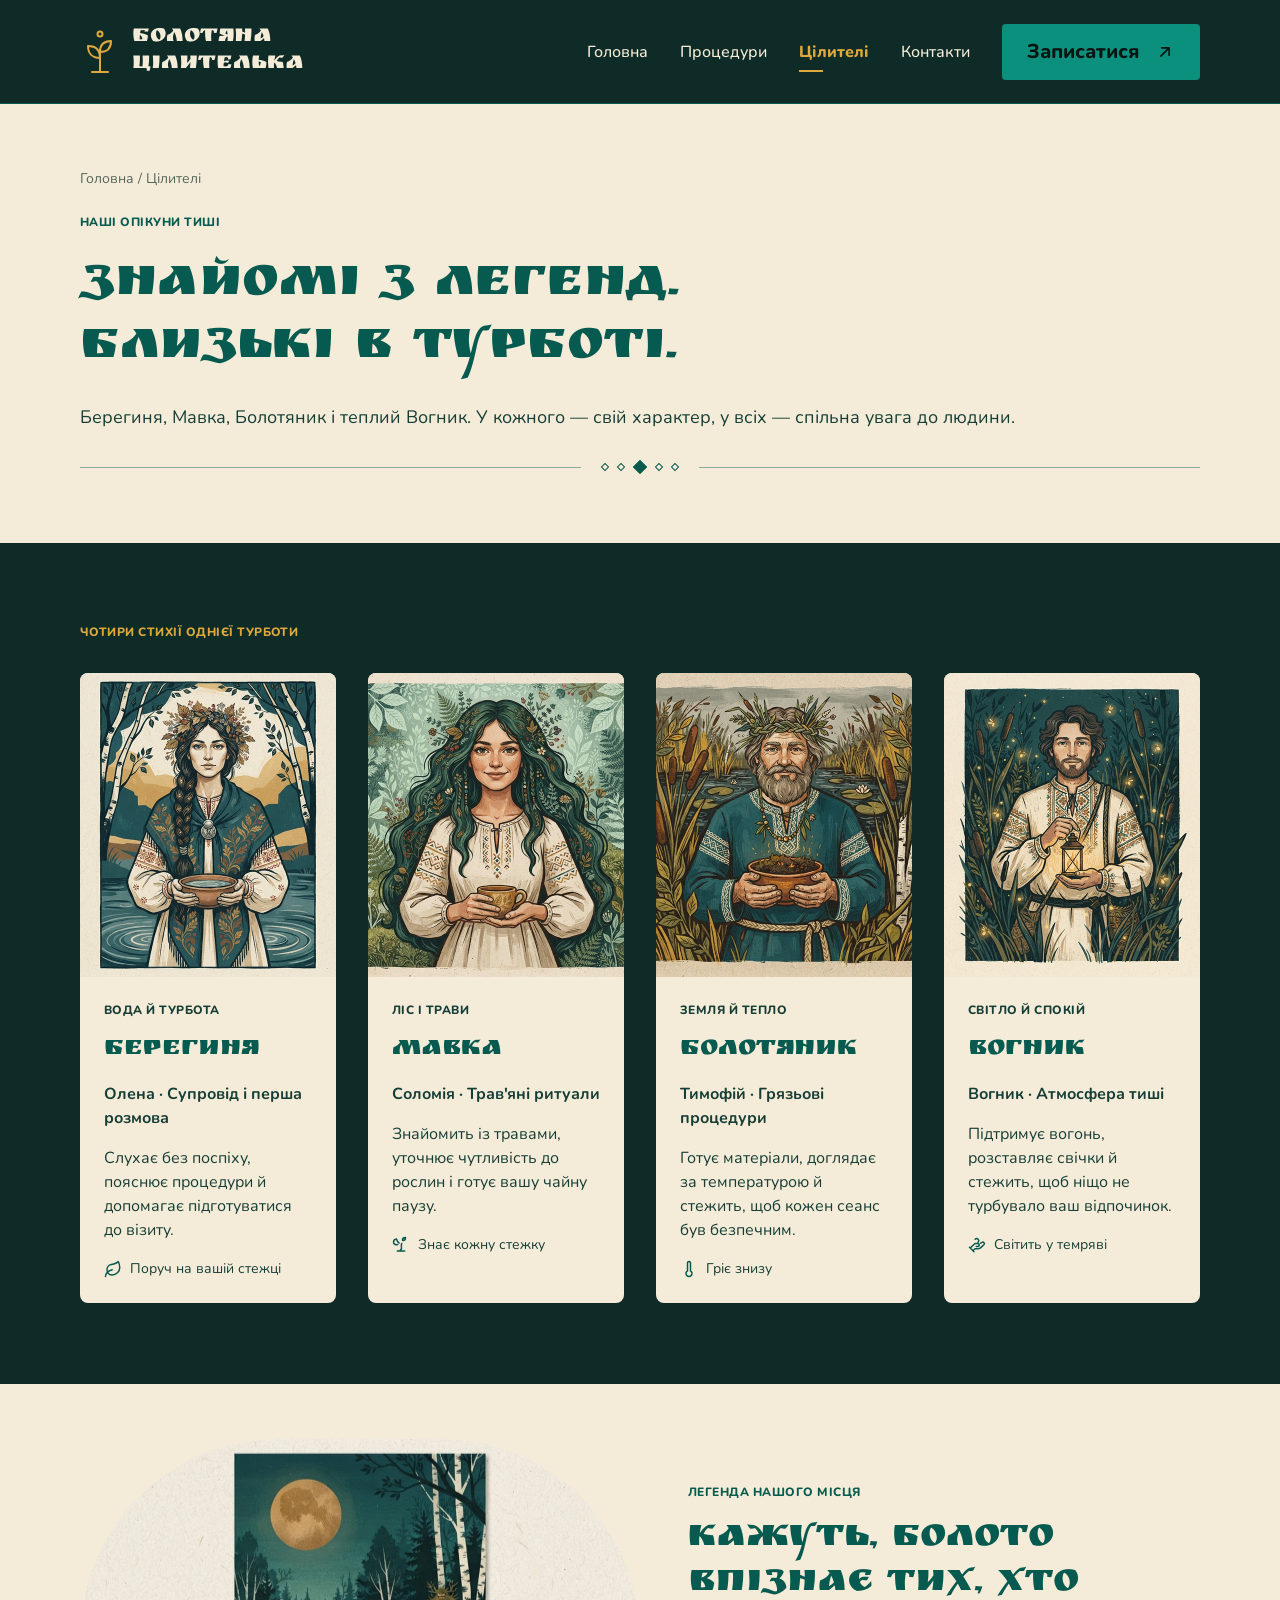
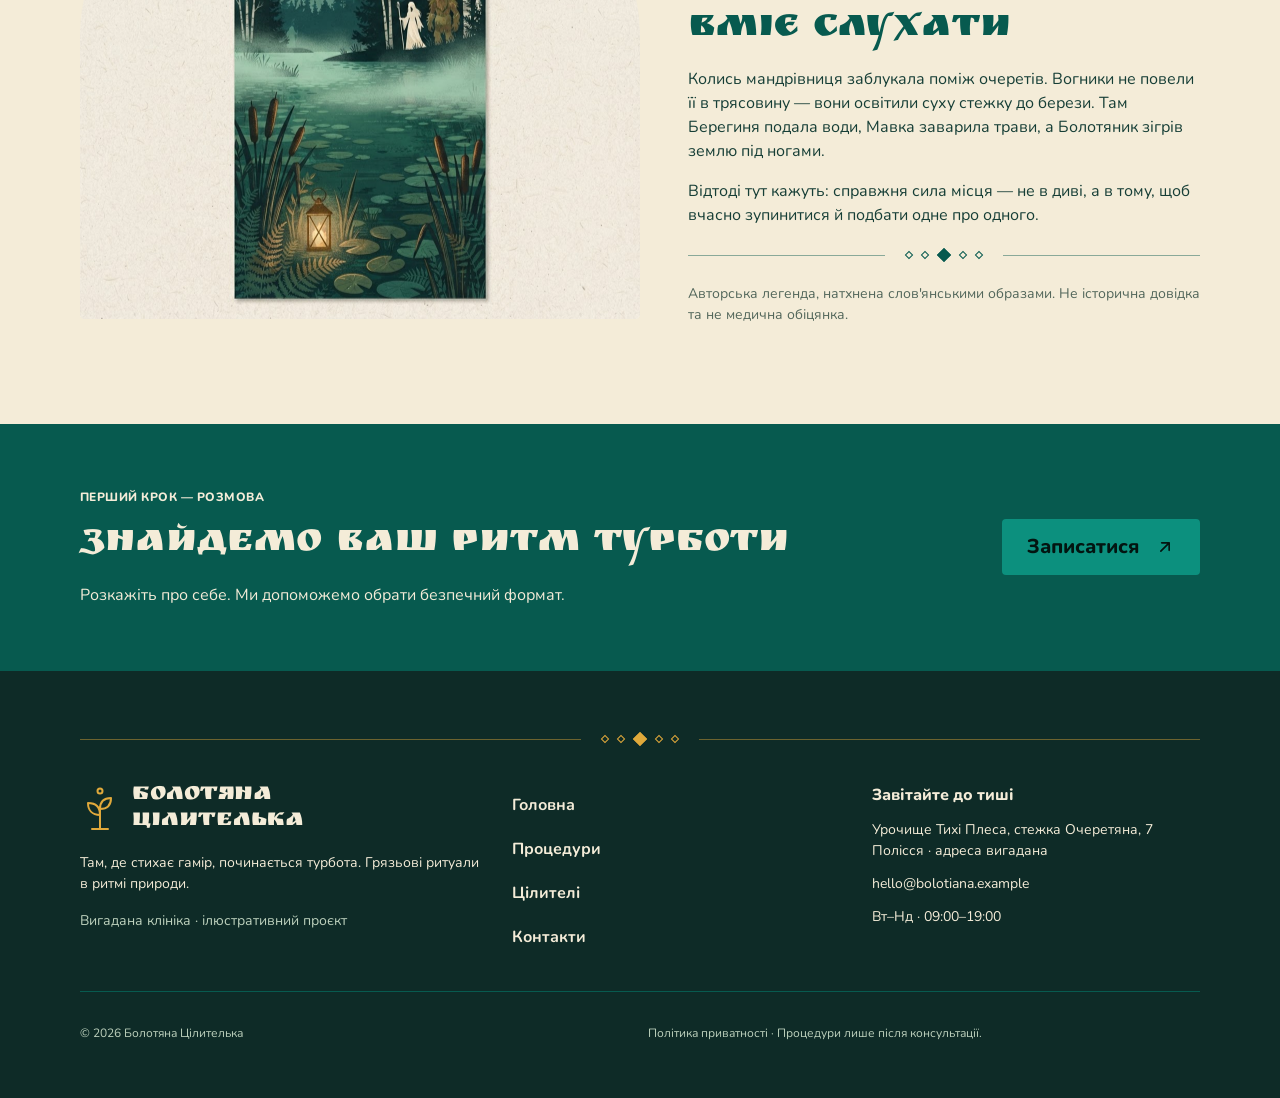
<file: healers.html>
<!doctype html>
<html lang="uk">
  <head>
    <meta charset="utf-8" />
    <link rel="icon" type="image/png" href="icon/favicon.ico">
    <meta name="viewport" content="width=device-width, initial-scale=1" />
    <title>Цілителі · Болотяна Цілителька</title>
    <meta
      name="description"
      content="Болотяна Цілителька — вигадана клініка грязьових ритуалів на Поліссі."
    />
    <link rel="preconnect" href="https://fonts.googleapis.com" />
    <link
      rel="preconnect"
      href="https://fonts.gstatic.com"
      crossorigin
    />
    <link
      href="https://fonts.googleapis.com/css2?family=Nunito:wght@400;500;700;800&family=Ruslan+Display&display=swap"
      rel="stylesheet"
    />
    <script>
      document.documentElement.classList.add('js')
    </script>
    <link rel="stylesheet" href="css/style.css" />
  </head>
  <body>
    <svg
      width="0"
      height="0"
      style="position: absolute"
      aria-hidden="true"
    >
      <defs>
        <symbol id="i-arrow" viewBox="0 0 24 24">
          <path
            d="M7 17 17 7M8 7h9v9"
            fill="none"
            stroke="currentColor"
            stroke-width="2"
            stroke-linecap="round"
            stroke-linejoin="round"
          />
        </symbol>
        <symbol id="i-leaf" viewBox="0 0 24 24">
          <path
            d="M11 20A7 7 0 0 1 9.8 6.1C15.5 5 17 4.5 19 2c1 2 2 4.2 2 8 0 5.5-4.8 10-10 10Zm-9 2c0-3 2-7 9-9"
            fill="none"
            stroke="currentColor"
            stroke-width="2"
            stroke-linecap="round"
            stroke-linejoin="round"
          />
        </symbol>
        <symbol id="i-shield" viewBox="0 0 24 24">
          <path
            d="M20 13c0 5-3.5 7.5-7.7 8.9a1 1 0 0 1-.6 0C7.5 20.500 4 18 4 13V6a1 1 0 0 1 1-1c2 0 4.500-1.200 6.200-2.700a1.200 1.200 0 0 1 1.600 0C14.500 3.800 17 5 19 5a1 1 0 0 1 1 1ZM9 12l2 2 4-4"
            fill="none"
            stroke="currentColor"
            stroke-width="2"
            stroke-linecap="round"
            stroke-linejoin="round"
          />
        </symbol>
        <symbol id="i-clock" viewBox="0 0 24 24">
          <circle
            cx="12"
            cy="12"
            r="10"
            fill="none"
            stroke="currentColor"
            stroke-width="2"
          />
          <path
            d="M12 6v6h4"
            fill="none"
            stroke="currentColor"
            stroke-width="2"
            stroke-linecap="round"
            stroke-linejoin="round"
          />
        </symbol>
        <symbol id="i-check" viewBox="0 0 24 24">
          <path
            d="M20 6 9 17l-5-5"
            fill="none"
            stroke="currentColor"
            stroke-width="2"
            stroke-linecap="round"
            stroke-linejoin="round"
          />
        </symbol>
        <symbol id="i-therm" viewBox="0 0 24 24">
          <path
            d="M14 4v10.500a4 4 0 1 1-4 0V4a2 2 0 0 1 4 0Z"
            fill="none"
            stroke="currentColor"
            stroke-width="2"
            stroke-linejoin="round"
          />
        </symbol>
        <symbol id="i-heart" viewBox="0 0 24 24">
          <path
            d="M11 14h2a2 2 0 1 0 0-4h-3c-.6 0-1.100.2-1.400.6L3 16m4 3 1.600-1.400c.3-.4.800-.6 1.400-.6h4c1.100 0 2.100-.4 2.800-1.200l4.600-4.400a2 2 0 0 0-2.800-2.800L17 9.500M2 15l6 6m5.500-12.700a2.800 2.800 0 1 0-4-4"
            fill="none"
            stroke="currentColor"
            stroke-width="2"
            stroke-linecap="round"
            stroke-linejoin="round"
          />
        </symbol>
        <symbol id="i-trees" viewBox="0 0 24 24">
          <path
            d="M10 10v.2A3 3 0 0 1 8.900 16H5a3 3 0 0 1-1-5.800V10a3 3 0 0 1 6 0Zm-3 6v6m13-6a3 3 0 0 0 0-6 3 3 0 0 0-6 0 3 3 0 0 0 0 6Zm-3 6v-6"
            fill="none"
            stroke="currentColor"
            stroke-width="2"
            stroke-linecap="round"
            stroke-linejoin="round"
          />
        </symbol>
        <symbol id="i-sprout" viewBox="0 0 24 24">
          <path
            d="M7 20h10M10 20c5.500-2.500.8-6.400 3-10m1-4.800C14 3 15.800 2 18 2c0 2.300-1 4-3 4-.6 0-1-.3-1-.8ZM9.500 9.400C7.600 8 6.500 6 6 4 3.800 4.500 2 6 2 8c0 2 1.700 3.500 4 3.500.6 0 1.100-.1 1.600-.2"
            fill="none"
            stroke="currentColor"
            stroke-width="2"
            stroke-linecap="round"
            stroke-linejoin="round"
          />
        </symbol>
        <symbol id="i-pin" viewBox="0 0 24 24">
          <path
            d="M20 10c0 4.900-5.400 10.200-7.400 11.800a1 1 0 0 1-1.200 0C9.400 20.200 4 14.900 4 10a8 8 0 0 1 16 0Z"
            fill="none"
            stroke="currentColor"
            stroke-width="2"
          />
          <circle
            cx="12"
            cy="10"
            r="3"
            fill="none"
            stroke="currentColor"
            stroke-width="2"
          />
        </symbol>
        <symbol id="i-mail" viewBox="0 0 24 24">
          <rect
            x="2"
            y="4"
            width="20"
            height="16"
            rx="2"
            fill="none"
            stroke="currentColor"
            stroke-width="2"
          />
          <path
            d="m22 7-8.900 5.700a2 2 0 0 1-2.200 0L2 7"
            fill="none"
            stroke="currentColor"
            stroke-width="2"
          />
        </symbol>
        <symbol id="i-phone" viewBox="0 0 24 24">
          <path
            d="M22 16.900v3a2 2 0 0 1-2.200 2A19.800 19.800 0 0 1 2.100 4.200 2 2 0 0 1 4.100 2h3a2 2 0 0 1 2 1.700c.1 1 .4 1.900.7 2.800a2 2 0 0 1-.5 2.100L8.100 9.900a16 16 0 0 0 6 6l1.300-1.300a2 2 0 0 1 2.100-.4c.9.300 1.800.6 2.800.7a2 2 0 0 1 1.700 2Z"
            fill="none"
            stroke="currentColor"
            stroke-width="2"
            stroke-linejoin="round"
          />
        </symbol>
        <symbol id="i-chev" viewBox="0 0 24 24">
          <path
            d="m6 9 6 6 6-6"
            fill="none"
            stroke="currentColor"
            stroke-width="2"
            stroke-linecap="round"
            stroke-linejoin="round"
          />
        </symbol>
        <symbol id="i-cal" viewBox="0 0 24 24">
          <rect
            x="3"
            y="4"
            width="18"
            height="18"
            rx="2"
            fill="none"
            stroke="currentColor"
            stroke-width="2"
          />
          <path
            d="M16 2v4M8 2v4M3 10h18"
            fill="none"
            stroke="currentColor"
            stroke-width="2"
            stroke-linecap="round"
          />
        </symbol>
        <symbol id="i-alert" viewBox="0 0 24 24">
          <circle
            cx="12"
            cy="12"
            r="10"
            fill="none"
            stroke="currentColor"
            stroke-width="2"
          />
          <path
            d="M12 8v4m0 4h.01"
            fill="none"
            stroke="currentColor"
            stroke-width="2"
            stroke-linecap="round"
          />
        </symbol>
        <symbol id="i-ok" viewBox="0 0 24 24">
          <circle
            cx="12"
            cy="12"
            r="10"
            fill="none"
            stroke="currentColor"
            stroke-width="2"
          />
          <path
            d="m9 12 2 2 4-4"
            fill="none"
            stroke="currentColor"
            stroke-width="2"
            stroke-linecap="round"
            stroke-linejoin="round"
          />
        </symbol>
      </defs>
    </svg>
    <header class="navbar">
      <a class="brand" href="index.html">
        <img src="assets/logo.svg" alt="" width="40" height="48" />
        <span class="brand__name">Болотяна<br />Цілителька</span>
      </a>
      <button
        class="navbar__toggle"
        aria-expanded="false"
        aria-controls="nav"
        aria-label="Меню"
      >
        <span></span>
        <span></span>
        <span></span>
      </button>
      <nav class="nav" id="nav">
        <a class="nav__link" href="index.html">Головна</a>
        <a class="nav__link" href="procedures.html">Процедури</a>
        <a
          class="nav__link is-active"
          href="healers.html"
          aria-current="page"
          >Цілителі</a
        >
        <a class="nav__link" href="contacts.html">Контакти</a>
        <a class="btn btn--primary nav__cta" href="contacts.html">
          Записатися
          <svg class="ic" aria-hidden="true">
            <use href="#i-arrow" />
          </svg>
        </a>
      </nav>
    </header>
    <main>
      <section class="sec sec--light intro">
        <div class="wrap stack">
          <p class="crumb">Головна / Цілителі</p>
          <p class="eyebrow">Наші опікуни тиші</p>
          <h1 class="h-xl">Знайомі з легенд. Близькі в турботі.</h1>
          <p class="lead">
            Берегиня, Мавка, Болотяник і теплий Вогник. У кожного — свій
            характер, у всіх — спільна увага до людини.
          </p>
          <div
            class="divider divider--cream"
            role="presentation"
          >
            <span class="divider__line"></span>
            <span class="motif"
              ><i></i><i></i><i class="big"></i><i></i><i></i
            ></span>
            <span class="divider__line"></span>
          </div>
        </div>
      </section>
      <section class="sec sec--dark">
        <div class="wrap stack stack--lg">
          <p class="eyebrow">Чотири стихії однієї турботи</p>
          <div class="grid grid--4">
            <article class="card card--healer">
              <img
                class="card__img card__img--tall"
                src="assets/healer-1.png"
                alt="Берегиня"
                loading="lazy"
              />
              <div class="card__body">
                <p class="eyebrow">Вода й турбота</p>
                <h3 class="h-sm">Берегиня</h3>
                <p>
                  <strong>Олена · Супровід і перша розмова</strong>
                </p>
                <p>
                  Слухає без поспіху, пояснює процедури й допомагає
                  підготуватися до візиту.
                </p>
                <p class="small small--ic">
                  <svg class="ic" aria-hidden="true">
                    <use href="#i-leaf" />
                  </svg>
                  Поруч на вашій стежці
                </p>
              </div>
            </article>
            <article class="card card--healer">
              <img
                class="card__img card__img--tall"
                src="assets/healer-2.png"
                alt="Мавка"
                loading="lazy"
              />
              <div class="card__body">
                <p class="eyebrow">Ліс і трави</p>
                <h3 class="h-sm">Мавка</h3>
                <p>
                  <strong>Соломія · Трав'яні ритуали</strong>
                </p>
                <p>
                  Знайомить із травами, уточнює чутливість до рослин і готує
                  вашу чайну паузу.
                </p>
                <p class="small small--ic">
                  <svg class="ic" aria-hidden="true">
                    <use href="#i-sprout" />
                  </svg>
                  Знає кожну стежку
                </p>
              </div>
            </article>
            <article class="card card--healer">
              <img
                class="card__img card__img--tall"
                src="assets/healer-3.png"
                alt="Болотяник"
                loading="lazy"
              />
              <div class="card__body">
                <p class="eyebrow">Земля й тепло</p>
                <h3 class="h-sm">Болотяник</h3>
                <p>
                  <strong>Тимофій · Грязьові процедури</strong>
                </p>
                <p>
                  Готує матеріали, доглядає за температурою й стежить, щоб
                  кожен сеанс був безпечним.
                </p>
                <p class="small small--ic">
                  <svg class="ic" aria-hidden="true">
                    <use href="#i-therm" />
                  </svg>
                  Гріє знизу
                </p>
              </div>
            </article>
            <article class="card card--healer">
              <img
                class="card__img card__img--tall"
                src="assets/healer-4.png"
                alt="Вогник"
                loading="lazy"
              />
              <div class="card__body">
                <p class="eyebrow">Світло й спокій</p>
                <h3 class="h-sm">Вогник</h3>
                <p>
                  <strong>Вогник · Атмосфера тиші</strong>
                </p>
                <p>
                  Підтримує вогонь, розставляє свічки й стежить, щоб ніщо не
                  турбувало ваш відпочинок.
                </p>
                <p class="small small--ic">
                  <svg class="ic" aria-hidden="true">
                    <use href="#i-heart" />
                  </svg>
                  Світить у темряві
                </p>
              </div>
            </article>
          </div>
        </div>
      </section>
      <section class="sec sec--light">
        <div class="wrap legend">
          <img
            class="arch arch--legend"
            src="assets/legend.png"
            alt="Опікуни біля води"
            loading="lazy"
          />
          <div class="stack">
            <p class="eyebrow">Легенда нашого місця</p>
            <h2 class="h-lg">
              Кажуть, болото впізнає тих, хто вміє слухати
            </h2>
            <p>
              Колись мандрівниця заблукала поміж очеретів. Вогники не повели її
              в трясовину — вони освітили суху стежку до берези. Там Берегиня
              подала води, Мавка заварила трави, а Болотяник зігрів землю під
              ногами.
            </p>
            <p>
              Відтоді тут кажуть: справжня сила місця — не в диві, а в тому,
              щоб вчасно зупинитися й подбати одне про одного.
            </p>
            <div
              class="divider divider--cream"
              role="presentation"
            >
              <span class="divider__line"></span>
              <span class="motif"
                ><i></i><i></i><i class="big"></i><i></i><i></i
              ></span>
              <span class="divider__line"></span>
            </div>
            <p class="small small--light">
              Авторська легенда, натхнена слов'янськими образами. Не історична
              довідка та не медична обіцянка.
            </p>
          </div>
        </div>
      </section>
      <section class="sec sec--teal cta">
        <div class="wrap cta__in">
          <div class="stack">
            <p class="eyebrow">Перший крок — розмова</p>
            <h2 class="h-lg">Знайдемо ваш ритм турботи</h2>
            <p>
              Розкажіть про себе. Ми допоможемо обрати безпечний формат.
            </p>
          </div>
          <a class="btn btn--primary" href="contacts.html">
            Записатися
            <svg class="ic" aria-hidden="true">
              <use href="#i-arrow" />
            </svg>
          </a>
        </div>
      </section>
    </main>
    <footer class="footer">
      <div
        class="divider divider--dark"
        role="presentation"
      >
        <span class="divider__line"></span>
        <span class="motif"
          ><i></i><i></i><i class="big"></i><i></i><i></i
        ></span>
        <span class="divider__line"></span>
      </div>
      <div class="footer__grid">
        <div class="footer__about">
          <a class="brand" href="index.html">
            <img src="assets/logo.svg" alt="" width="40" height="48" />
            <span class="brand__name">Болотяна<br />Цілителька</span>
          </a>
          <p>
            Там, де стихає гамір, починається турбота. Грязьові ритуали в ритмі
            природи.
          </p>
          <p class="muted">Вигадана клініка · ілюстративний проєкт</p>
        </div>
        <nav class="footer__nav" aria-label="Розділи">
          <a href="index.html">Головна</a>
          <a href="procedures.html">Процедури</a>
          <a href="healers.html">Цілителі</a>
          <a href="contacts.html">Контакти</a>
        </nav>
        <div class="footer__contacts">
          <h2>Завітайте до тиші</h2>
          <p>
            Урочище Тихі Плеса, стежка Очеретяна, 7<br />Полісся · адреса
            вигадана
          </p>
          <p>hello@bolotiana.example</p>
          <p>Вт–Нд · 09:00–19:00</p>
        </div>
      </div>
      <hr />
      <div class="footer__legal">
        <p>© 2026 Болотяна Цілителька</p>
        <p>Політика приватності · Процедури лише після консультації.</p>
      </div>
    </footer>
    <script src="js/main.js"></script>
  </body>
</html>
</file>
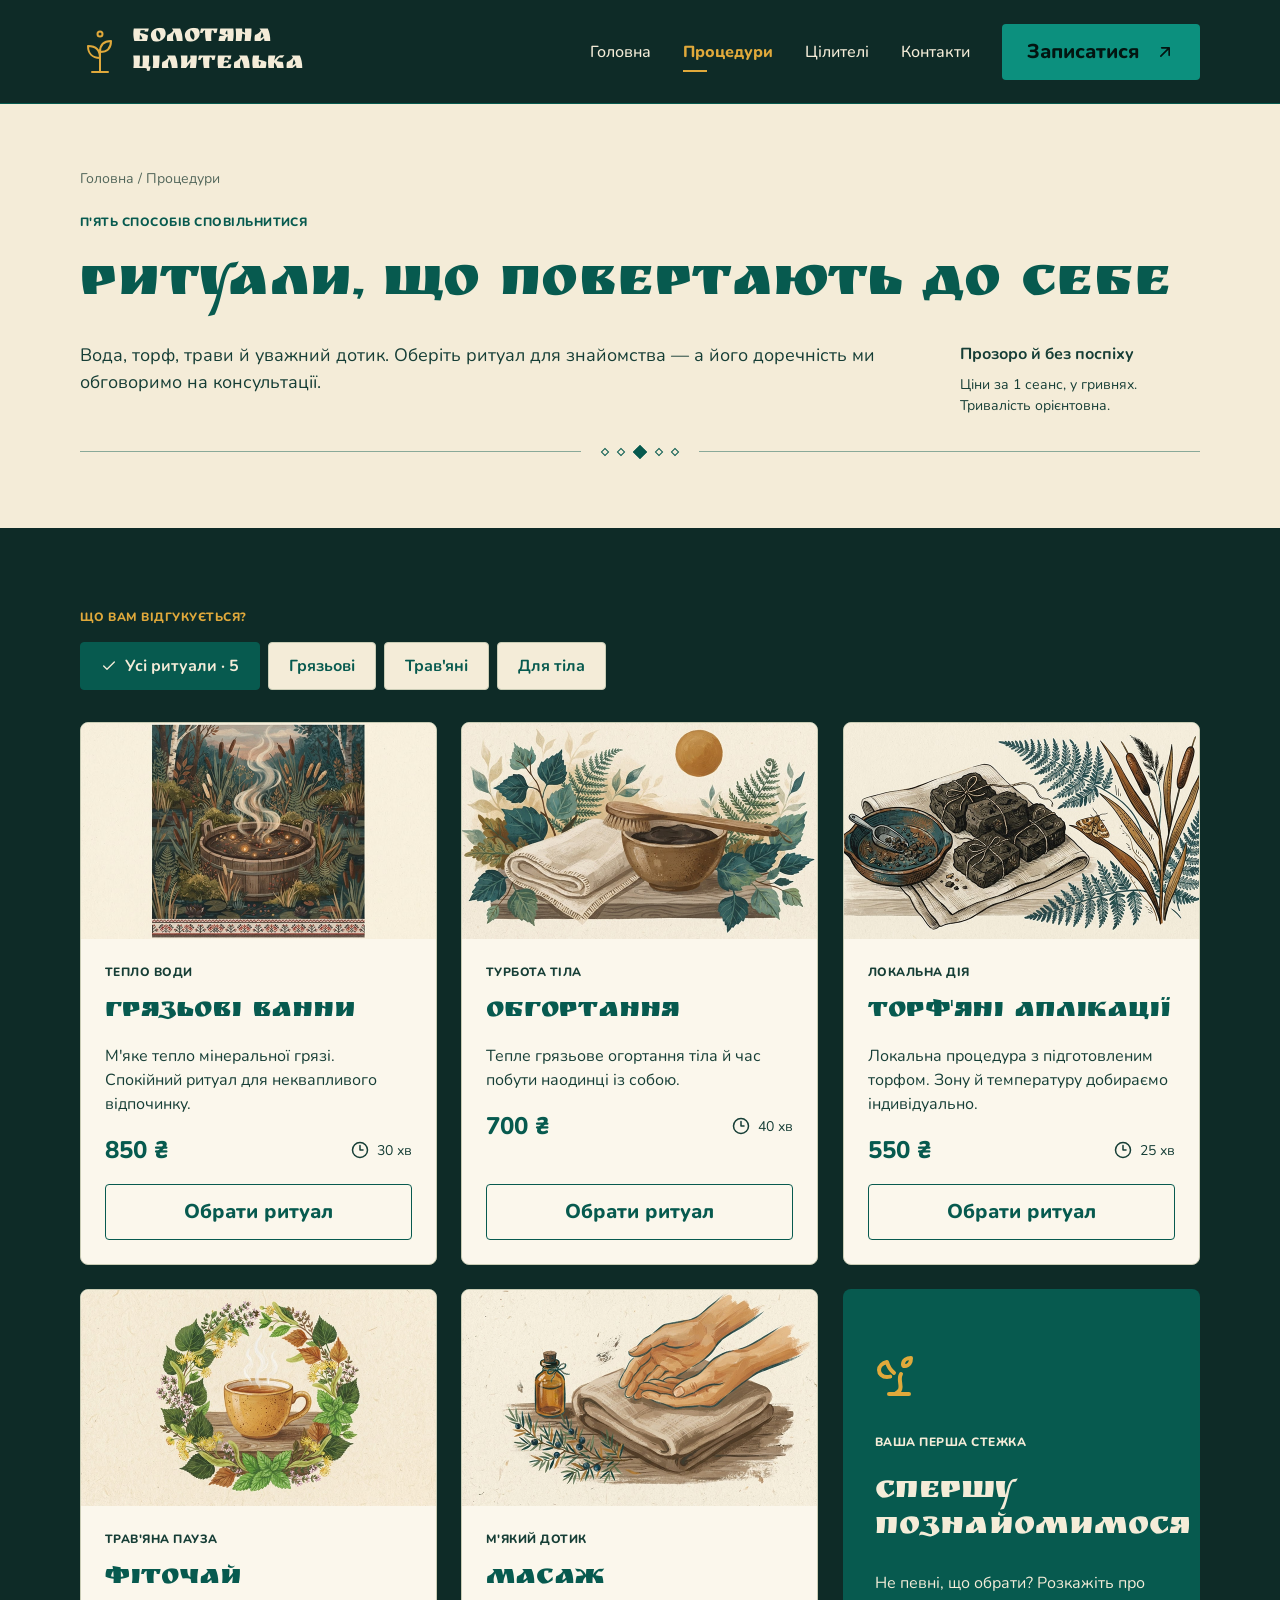
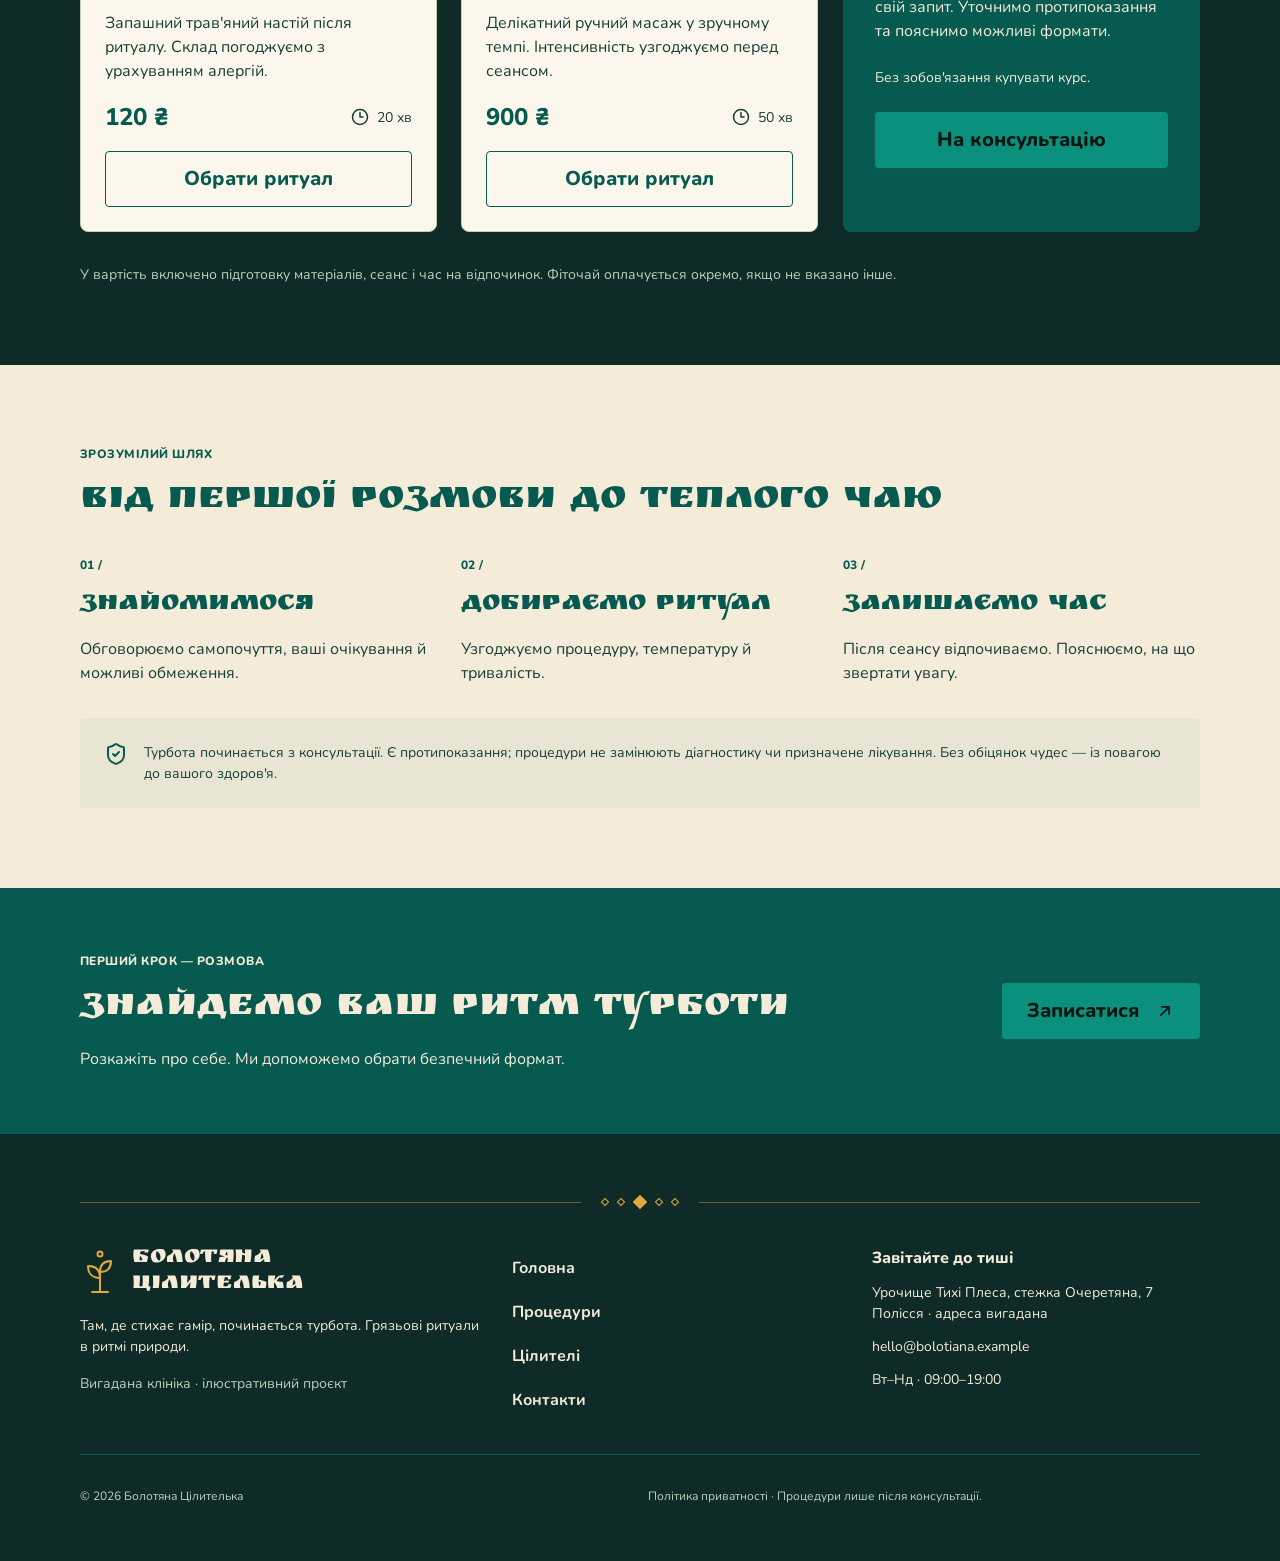
<file: procedures.html>
<!doctype html>
<html lang="uk">
  <head>
    <meta charset="utf-8" />
    <link rel="icon" type="image/png" href="icon/favicon.ico">
    <meta name="viewport" content="width=device-width, initial-scale=1" />
    <title>Процедури · Болотяна Цілителька</title>
    <meta
      name="description"
      content="Болотяна Цілителька — вигадана клініка грязьових ритуалів на Поліссі."
    />
    <link rel="preconnect" href="https://fonts.googleapis.com" />
    <link
      rel="preconnect"
      href="https://fonts.gstatic.com"
      crossorigin
    />
    <link
      href="https://fonts.googleapis.com/css2?family=Nunito:wght@400;500;700;800&family=Ruslan+Display&display=swap"
      rel="stylesheet"
    />
    <script>
      document.documentElement.classList.add('js')
    </script>
    <link rel="stylesheet" href="css/style.css" />
  </head>
  <body>
    <svg
      width="0"
      height="0"
      style="position: absolute"
      aria-hidden="true"
    >
      <defs>
        <symbol id="i-arrow" viewBox="0 0 24 24">
          <path
            d="M7 17 17 7M8 7h9v9"
            fill="none"
            stroke="currentColor"
            stroke-width="2"
            stroke-linecap="round"
            stroke-linejoin="round"
          />
        </symbol>
        <symbol id="i-leaf" viewBox="0 0 24 24">
          <path
            d="M11 20A7 7 0 0 1 9.8 6.1C15.5 5 17 4.5 19 2c1 2 2 4.2 2 8 0 5.5-4.8 10-10 10Zm-9 2c0-3 2-7 9-9"
            fill="none"
            stroke="currentColor"
            stroke-width="2"
            stroke-linecap="round"
            stroke-linejoin="round"
          />
        </symbol>
        <symbol id="i-shield" viewBox="0 0 24 24">
          <path
            d="M20 13c0 5-3.5 7.5-7.7 8.9a1 1 0 0 1-.6 0C7.5 20.500 4 18 4 13V6a1 1 0 0 1 1-1c2 0 4.500-1.200 6.200-2.700a1.200 1.200 0 0 1 1.600 0C14.500 3.800 17 5 19 5a1 1 0 0 1 1 1ZM9 12l2 2 4-4"
            fill="none"
            stroke="currentColor"
            stroke-width="2"
            stroke-linecap="round"
            stroke-linejoin="round"
          />
        </symbol>
        <symbol id="i-clock" viewBox="0 0 24 24">
          <circle
            cx="12"
            cy="12"
            r="10"
            fill="none"
            stroke="currentColor"
            stroke-width="2"
          />
          <path
            d="M12 6v6h4"
            fill="none"
            stroke="currentColor"
            stroke-width="2"
            stroke-linecap="round"
            stroke-linejoin="round"
          />
        </symbol>
        <symbol id="i-check" viewBox="0 0 24 24">
          <path
            d="M20 6 9 17l-5-5"
            fill="none"
            stroke="currentColor"
            stroke-width="2"
            stroke-linecap="round"
            stroke-linejoin="round"
          />
        </symbol>
        <symbol id="i-therm" viewBox="0 0 24 24">
          <path
            d="M14 4v10.500a4 4 0 1 1-4 0V4a2 2 0 0 1 4 0Z"
            fill="none"
            stroke="currentColor"
            stroke-width="2"
            stroke-linejoin="round"
          />
        </symbol>
        <symbol id="i-heart" viewBox="0 0 24 24">
          <path
            d="M11 14h2a2 2 0 1 0 0-4h-3c-.6 0-1.100.2-1.400.6L3 16m4 3 1.600-1.400c.3-.4.800-.6 1.400-.6h4c1.100 0 2.100-.4 2.800-1.200l4.600-4.400a2 2 0 0 0-2.800-2.800L17 9.500M2 15l6 6m5.500-12.700a2.800 2.800 0 1 0-4-4"
            fill="none"
            stroke="currentColor"
            stroke-width="2"
            stroke-linecap="round"
            stroke-linejoin="round"
          />
        </symbol>
        <symbol id="i-trees" viewBox="0 0 24 24">
          <path
            d="M10 10v.2A3 3 0 0 1 8.900 16H5a3 3 0 0 1-1-5.800V10a3 3 0 0 1 6 0Zm-3 6v6m13-6a3 3 0 0 0 0-6 3 3 0 0 0-6 0 3 3 0 0 0 0 6Zm-3 6v-6"
            fill="none"
            stroke="currentColor"
            stroke-width="2"
            stroke-linecap="round"
            stroke-linejoin="round"
          />
        </symbol>
        <symbol id="i-sprout" viewBox="0 0 24 24">
          <path
            d="M7 20h10M10 20c5.500-2.500.8-6.400 3-10m1-4.800C14 3 15.800 2 18 2c0 2.300-1 4-3 4-.6 0-1-.3-1-.8ZM9.500 9.400C7.600 8 6.500 6 6 4 3.800 4.500 2 6 2 8c0 2 1.700 3.500 4 3.500.6 0 1.100-.1 1.600-.2"
            fill="none"
            stroke="currentColor"
            stroke-width="2"
            stroke-linecap="round"
            stroke-linejoin="round"
          />
        </symbol>
        <symbol id="i-pin" viewBox="0 0 24 24">
          <path
            d="M20 10c0 4.900-5.400 10.200-7.400 11.800a1 1 0 0 1-1.200 0C9.400 20.200 4 14.900 4 10a8 8 0 0 1 16 0Z"
            fill="none"
            stroke="currentColor"
            stroke-width="2"
          />
          <circle
            cx="12"
            cy="10"
            r="3"
            fill="none"
            stroke="currentColor"
            stroke-width="2"
          />
        </symbol>
        <symbol id="i-mail" viewBox="0 0 24 24">
          <rect
            x="2"
            y="4"
            width="20"
            height="16"
            rx="2"
            fill="none"
            stroke="currentColor"
            stroke-width="2"
          />
          <path
            d="m22 7-8.900 5.700a2 2 0 0 1-2.200 0L2 7"
            fill="none"
            stroke="currentColor"
            stroke-width="2"
          />
        </symbol>
        <symbol id="i-phone" viewBox="0 0 24 24">
          <path
            d="M22 16.900v3a2 2 0 0 1-2.200 2A19.800 19.800 0 0 1 2.100 4.200 2 2 0 0 1 4.100 2h3a2 2 0 0 1 2 1.700c.1 1 .4 1.900.7 2.800a2 2 0 0 1-.5 2.100L8.100 9.900a16 16 0 0 0 6 6l1.300-1.300a2 2 0 0 1 2.100-.4c.9.300 1.800.6 2.800.7a2 2 0 0 1 1.700 2Z"
            fill="none"
            stroke="currentColor"
            stroke-width="2"
            stroke-linejoin="round"
          />
        </symbol>
        <symbol id="i-chev" viewBox="0 0 24 24">
          <path
            d="m6 9 6 6 6-6"
            fill="none"
            stroke="currentColor"
            stroke-width="2"
            stroke-linecap="round"
            stroke-linejoin="round"
          />
        </symbol>
        <symbol id="i-cal" viewBox="0 0 24 24">
          <rect
            x="3"
            y="4"
            width="18"
            height="18"
            rx="2"
            fill="none"
            stroke="currentColor"
            stroke-width="2"
          />
          <path
            d="M16 2v4M8 2v4M3 10h18"
            fill="none"
            stroke="currentColor"
            stroke-width="2"
            stroke-linecap="round"
          />
        </symbol>
        <symbol id="i-alert" viewBox="0 0 24 24">
          <circle
            cx="12"
            cy="12"
            r="10"
            fill="none"
            stroke="currentColor"
            stroke-width="2"
          />
          <path
            d="M12 8v4m0 4h.01"
            fill="none"
            stroke="currentColor"
            stroke-width="2"
            stroke-linecap="round"
          />
        </symbol>
        <symbol id="i-ok" viewBox="0 0 24 24">
          <circle
            cx="12"
            cy="12"
            r="10"
            fill="none"
            stroke="currentColor"
            stroke-width="2"
          />
          <path
            d="m9 12 2 2 4-4"
            fill="none"
            stroke="currentColor"
            stroke-width="2"
            stroke-linecap="round"
            stroke-linejoin="round"
          />
        </symbol>
      </defs>
    </svg>
    <header class="navbar">
      <a class="brand" href="index.html">
        <img src="assets/logo.svg" alt="" width="40" height="48" />
        <span class="brand__name">Болотяна<br />Цілителька</span>
      </a>
      <button
        class="navbar__toggle"
        aria-expanded="false"
        aria-controls="nav"
        aria-label="Меню"
      >
        <span></span>
        <span></span>
        <span></span>
      </button>
      <nav class="nav" id="nav">
        <a class="nav__link" href="index.html">Головна</a>
        <a class="nav__link is-active" href="procedures.html" aria-current="page"
          >Процедури</a
        >
        <a class="nav__link" href="healers.html">Цілителі</a>
        <a class="nav__link" href="contacts.html">Контакти</a>
        <a class="btn btn--primary nav__cta" href="contacts.html">
          Записатися
          <svg class="ic" aria-hidden="true">
            <use href="#i-arrow" />
          </svg>
        </a>
      </nav>
    </header>
    <main>
      <section class="sec sec--light intro">
        <div class="wrap stack">
          <p class="crumb">Головна / Процедури</p>
          <p class="eyebrow">П'ять способів сповільнитися</p>
          <h1 class="h-xl">Ритуали, що повертають до себе</h1>
          <div class="intro__row">
            <p class="lead">
              Вода, торф, трави й уважний дотик. Оберіть ритуал для знайомства
              — а його доречність ми обговоримо на консультації.
            </p>
            <div class="pricing">
              <strong>Прозоро й без поспіху</strong>
              <p>Ціни за 1 сеанс, у гривнях. Тривалість орієнтовна.</p>
            </div>
          </div>
          <div
            class="divider divider--cream"
            role="presentation"
          >
            <span class="divider__line"></span>
            <span class="motif"
              ><i></i><i></i><i class="big"></i><i></i><i></i
            ></span>
            <span class="divider__line"></span>
          </div>
        </div>
      </section>
      <section class="sec sec--dark">
        <div class="wrap stack stack--lg">
          <div class="stack">
            <p class="eyebrow">Що вам відгукується?</p>
            <div class="chips" role="group" aria-label="Фільтри процедур">
              <button
                class="chip"
                type="button"
                data-filter="all"
                aria-pressed="true"
              >
                <svg class="ic" aria-hidden="true">
                  <use href="#i-check" />
                </svg>
                Усі ритуали · 5
              </button>
              <button
                class="chip"
                type="button"
                data-filter="mud"
                aria-pressed="false"
              >
                <svg class="ic" aria-hidden="true">
                  <use href="#i-check" />
                </svg>
                Грязьові
              </button>
              <button
                class="chip"
                type="button"
                data-filter="herbal"
                aria-pressed="false"
              >
                <svg class="ic" aria-hidden="true">
                  <use href="#i-check" />
                </svg>
                Трав'яні
              </button>
              <button
                class="chip"
                type="button"
                data-filter="body"
                aria-pressed="false"
              >
                <svg class="ic" aria-hidden="true">
                  <use href="#i-check" />
                </svg>
                Для тіла
              </button>
            </div>
          </div>
          <div class="grid grid--3" id="catalog">
            <article class="card card--proc" data-tags="mud body">
              <img
                class="card__img"
                src="assets/proc-baths.png"
                alt=""
                loading="lazy"
              />
              <div class="card__body">
                <p class="eyebrow">Тепло води</p>
                <h3 class="h-sm">Грязьові ванни</h3>
                <p>
                  М'яке тепло мінеральної грязі. Спокійний ритуал для
                  неквапливого відпочинку.
                </p>
                <div class="card__meta">
                  <span class="price">850 ₴</span>
                  <span class="dur">
                    <svg class="ic" aria-hidden="true">
                      <use href="#i-clock" />
                    </svg>
                    30 хв
                  </span>
                </div>
                <a class="btn btn--secondary btn--block" href="contacts.html">
                  Обрати ритуал
                </a>
              </div>
            </article>
            <article class="card card--proc" data-tags="mud body">
              <img
                class="card__img"
                src="assets/proc-wrap.png"
                alt=""
                loading="lazy"
              />
              <div class="card__body">
                <p class="eyebrow">Турбота тіла</p>
                <h3 class="h-sm">Обгортання</h3>
                <p>
                  Тепле грязьове огортання тіла й час побути наодинці із собою.
                </p>
                <div class="card__meta">
                  <span class="price">700 ₴</span>
                  <span class="dur">
                    <svg class="ic" aria-hidden="true">
                      <use href="#i-clock" />
                    </svg>
                    40 хв
                  </span>
                </div>
                <a class="btn btn--secondary btn--block" href="contacts.html">
                  Обрати ритуал
                </a>
              </div>
            </article>
            <article class="card card--proc" data-tags="mud">
              <img
                class="card__img"
                src="assets/proc-peat.png"
                alt=""
                loading="lazy"
              />
              <div class="card__body">
                <p class="eyebrow">Локальна дія</p>
                <h3 class="h-sm">Торф'яні аплікації</h3>
                <p>
                  Локальна процедура з підготовленим торфом. Зону й температуру
                  добираємо індивідуально.
                </p>
                <div class="card__meta">
                  <span class="price">550 ₴</span>
                  <span class="dur">
                    <svg class="ic" aria-hidden="true">
                      <use href="#i-clock" />
                    </svg>
                    25 хв
                  </span>
                </div>
                <a class="btn btn--secondary btn--block" href="contacts.html">
                  Обрати ритуал
                </a>
              </div>
            </article>
            <article class="card card--proc" data-tags="herbal">
              <img
                class="card__img"
                src="assets/proc-tea.png"
                alt=""
                loading="lazy"
              />
              <div class="card__body">
                <p class="eyebrow">Трав'яна пауза</p>
                <h3 class="h-sm">Фіточай</h3>
                <p>
                  Запашний трав'яний настій після ритуалу. Склад погоджуємо з
                  урахуванням алергій.
                </p>
                <div class="card__meta">
                  <span class="price">120 ₴</span>
                  <span class="dur">
                    <svg class="ic" aria-hidden="true">
                      <use href="#i-clock" />
                    </svg>
                    20 хв
                  </span>
                </div>
                <a class="btn btn--secondary btn--block" href="contacts.html">
                  Обрати ритуал
                </a>
              </div>
            </article>
            <article class="card card--proc" data-tags="body">
              <img
                class="card__img"
                src="assets/proc-massage.png"
                alt=""
                loading="lazy"
              />
              <div class="card__body">
                <p class="eyebrow">М'який дотик</p>
                <h3 class="h-sm">Масаж</h3>
                <p>
                  Делікатний ручний масаж у зручному темпі. Інтенсивність
                  узгоджуємо перед сеансом.
                </p>
                <div class="card__meta">
                  <span class="price">900 ₴</span>
                  <span class="dur">
                    <svg class="ic" aria-hidden="true">
                      <use href="#i-clock" />
                    </svg>
                    50 хв
                  </span>
                </div>
                <a class="btn btn--secondary btn--block" href="contacts.html">
                  Обрати ритуал
                </a>
              </div>
            </article>
            <aside class="card card--teal">
              <span class="side__ic">
                <svg class="ic" aria-hidden="true">
                  <use href="#i-sprout" />
                </svg>
              </span>
              <p class="eyebrow">Ваша перша стежка</p>
              <h3 class="h-md">Спершу познайомимося</h3>
              <p>
                Не певні, що обрати? Розкажіть про свій запит. Уточнимо
                протипоказання та пояснимо можливі формати.
              </p>
              <p class="small">Без зобов'язання купувати курс.</p>
              <a class="btn btn--primary btn--block" href="contacts.html">
                На консультацію
              </a>
            </aside>
          </div>
          <p class="small">
            У вартість включено підготовку матеріалів, сеанс і час на
            відпочинок. Фіточай оплачується окремо, якщо не вказано інше.
          </p>
        </div>
      </section>
      <section class="sec sec--light">
        <div class="wrap stack stack--lg">
          <div class="stack">
            <p class="eyebrow">Зрозумілий шлях</p>
            <h2 class="h-lg">Від першої розмови до теплого чаю</h2>
          </div>
          <div class="grid grid--3">
            <div class="stack">
              <p class="eyebrow">01 /</p>
              <h3 class="h-sm">Знайомимося</h3>
              <p>
                Обговорюємо самопочуття, ваші очікування й можливі обмеження.
              </p>
            </div>
            <div class="stack">
              <p class="eyebrow">02 /</p>
              <h3 class="h-sm">Добираємо ритуал</h3>
              <p>
                Узгоджуємо процедуру, температуру й тривалість.
              </p>
            </div>
            <div class="stack">
              <p class="eyebrow">03 /</p>
              <h3 class="h-sm">Залишаємо час</h3>
              <p>
                Після сеансу відпочиваємо. Пояснюємо, на що звертати увагу.
              </p>
            </div>
          </div>
          <div class="notice">
            <svg class="ic" aria-hidden="true">
              <use href="#i-shield" />
            </svg>
            <p>
              Турбота починається з консультації. Є протипоказання; процедури
              не замінюють діагностику чи призначене лікування. Без обіцянок
              чудес — із повагою до вашого здоров'я.
            </p>
          </div>
        </div>
      </section>
      <section class="sec sec--teal cta">
        <div class="wrap cta__in">
          <div class="stack">
            <p class="eyebrow">Перший крок — розмова</p>
            <h2 class="h-lg">Знайдемо ваш ритм турботи</h2>
            <p>
              Розкажіть про себе. Ми допоможемо обрати безпечний формат.
            </p>
          </div>
          <a class="btn btn--primary" href="contacts.html">
            Записатися
            <svg class="ic" aria-hidden="true">
              <use href="#i-arrow" />
            </svg>
          </a>
        </div>
      </section>
    </main>
    <footer class="footer">
      <div
        class="divider divider--dark"
        role="presentation"
      >
        <span class="divider__line"></span>
        <span class="motif"
          ><i></i><i></i><i class="big"></i><i></i><i></i
        ></span>
        <span class="divider__line"></span>
      </div>
      <div class="footer__grid">
        <div class="footer__about">
          <a class="brand" href="index.html">
            <img src="assets/logo.svg" alt="" width="40" height="48" />
            <span class="brand__name">Болотяна<br />Цілителька</span>
          </a>
          <p>
            Там, де стихає гамір, починається турбота. Грязьові ритуали в ритмі
            природи.
          </p>
          <p class="muted">Вигадана клініка · ілюстративний проєкт</p>
        </div>
        <nav class="footer__nav" aria-label="Розділи">
          <a href="index.html">Головна</a>
          <a href="procedures.html">Процедури</a>
          <a href="healers.html">Цілителі</a>
          <a href="contacts.html">Контакти</a>
        </nav>
        <div class="footer__contacts">
          <h2>Завітайте до тиші</h2>
          <p>
            Урочище Тихі Плеса, стежка Очеретяна, 7<br />Полісся · адреса
            вигадана
          </p>
          <p>hello@bolotiana.example</p>
          <p>Вт–Нд · 09:00–19:00</p>
        </div>
      </div>
      <hr />
      <div class="footer__legal">
        <p>© 2026 Болотяна Цілителька</p>
        <p>Політика приватності · Процедури лише після консультації.</p>
      </div>
    </footer>
    <script src="js/main.js"></script>
  </body>
</html>
</file>
<file: css/style.css>
:root {
  --bg-dark: #0e2b27;
  --dark: #075a4f;
  --primary: #0c907e;
  --ochre: #e0a93b;
  --birch: #f4ecd8;
  --paper: #fbf7ec;
  --surface-dark: #163e36;
  --notice: #e8e6d2;
  --muted-dark: #bdd1bd;
  --subtle: #c9ccb5;
  --muted-light: #53675b;
  --ink-on-primary: #031511;
  --danger: #b3342b;
  --chip-disabled: #dde2ca;

  --s1: 8px;
  --s2: 16px;
  --s3: 24px;
  --s4: 32px;
  --s5: 40px;
  --s6: 48px;
  --s7: 56px;
  --s8: 64px;
  --s9: 72px;
  --s10: 80px;

  --font-heading: 'Ruslan Display', Georgia, serif;
  --font-body: 'Nunito', system-ui, sans-serif;
  --pad: var(--s10);
}

* {
  box-sizing: border-box;
  margin: 0;
}

html {
  scroll-behavior: smooth;
}

body {
  font-family: var(--font-body);
  font-size: 16px;
  line-height: 1.5;
  background: var(--birch);
  color: var(--surface-dark);
  -webkit-font-smoothing: antialiased;
}

img {
  display: block;
  max-width: 100%;
}

a {
  color: inherit;
}

:focus-visible {
  outline: 3px solid var(--ochre);
  outline-offset: 2px;
}

.ic {
  width: 20px;
  height: 20px;
  flex: none;
}

.wrap {
  max-width: 1440px;
  margin: 0 auto;
  padding: 0 var(--pad);
}

.sec {
  padding: var(--s10) 0;
}

.sec--dark {
  background: var(--bg-dark);
  color: var(--birch);
}

.sec--light {
  background: var(--birch);
}

.sec--teal {
  background: var(--dark);
  color: var(--birch);
  padding: var(--s8) 0;
}

.sec--dark .wrap,
.sec--light .wrap {
  padding-top: 0;
  padding-bottom: 0;
}

.stack {
  display: flex;
  flex-direction: column;
  gap: var(--s2);
}

.stack--lg {
  gap: var(--s4);
}

.eyebrow {
  font-weight: 800;
  font-size: 12px;
  text-transform: uppercase;
  letter-spacing: 0.04em;
  color: var(--dark);
}

.sec--dark .eyebrow {
  color: var(--ochre);
}

.sec--teal .eyebrow,
.card--teal .eyebrow {
  color: var(--birch);
}

.h-xl,
.h-lg,
.h-md,
.h-sm {
  font-family: var(--font-heading);
  font-weight: 400;
  line-height: 1.12;
  color: var(--dark);
  text-wrap: balance;
}

.sec--dark .h-xl,
.sec--dark .h-lg,
.sec--dark .h-md,
.sec--teal :is(.h-lg),
.card--teal .h-md {
  color: var(--birch);
}

.sec--dark .card :is(.h-sm) {
  color: var(--dark);
}

.h-xl {
  font-size: 56px;
}

.h-lg {
  font-size: 40px;
}

.h-md {
  font-size: 32px;
}

.h-sm {
  font-size: 28px;
}

.lead {
  font-size: 18px;
}

.small {
  font-size: 14px;
}

.small--light {
  color: var(--muted-light);
}

.sec--dark > .wrap > .small,
.sec--dark .small:not(.card .small) {
  color: var(--muted-dark);
}

.sec--dark p,
.sec--teal p {
  color: var(--birch);
}

.sec--dark .card p,
.sec--dark .form p {
  color: var(--surface-dark);
}

.sec--dark .stack > p.small,
.sec--dark .wrap > p.small {
  color: var(--muted-dark);
}

.muted {
  color: var(--muted-dark) !important;
  font-size: 12px;
}

/* ===== buttons ===== */
.btn {
  display: inline-flex;
  align-items: center;
  justify-content: center;
  gap: var(--s2);
  min-height: 56px;
  padding: 12px var(--s3);
  border-radius: 4px;
  font: 800 20px / 1.4 var(--font-body);
  text-decoration: none;
  border: 1px solid transparent;
  cursor: pointer;
  white-space: nowrap;
  transition: background 0.2s, color 0.2s, transform 0.2s;
}

.btn--primary {
  background: var(--primary);
  color: var(--ink-on-primary);
}

.btn--primary:hover {
  background: #10a591;
}

.btn--secondary {
  border-color: var(--dark);
  color: var(--dark);
  background: transparent;
}

.btn--secondary:hover {
  background: var(--dark);
  color: var(--birch);
}

.btn--secondary-dark {
  border-color: var(--muted-dark);
  color: var(--birch);
  background: transparent;
}

.btn--secondary-dark:hover {
  background: rgba(244, 236, 216, 0.1);
}

.btn--block {
  width: 100%;
}

.btn:active {
  transform: translateY(1px);
}

/* ===== navbar ===== */
.navbar {
  position: sticky;
  top: 0;
  z-index: 20;
  background: var(--bg-dark);
  border-bottom: 1px solid var(--dark);
  height: 104px;
  display: flex;
  align-items: center;
  justify-content: space-between;
  padding: 0 var(--pad);
}

.brand {
  display: flex;
  align-items: center;
  gap: 12px;
  text-decoration: none;
  color: var(--birch);
}

.brand__name {
  font-family: var(--font-heading);
  font-size: 25px;
  line-height: 1.05;
}

.nav {
  display: flex;
  align-items: center;
  gap: var(--s4);
}

.nav__link {
  position: relative;
  display: flex;
  align-items: center;
  min-height: 44px;
  color: var(--birch);
  font-weight: 500;
  text-decoration: none;
}

.nav__link:hover {
  color: var(--ochre);
}

.nav__link.is-active {
  color: var(--ochre);
  font-weight: 800;
}

.nav__link.is-active::after {
  content: '';
  position: absolute;
  left: 0;
  bottom: 2px;
  width: 24px;
  height: 2px;
  background: var(--ochre);
}

.navbar__toggle {
  display: none;
  background: none;
  border: 0;
  width: 44px;
  height: 44px;
  cursor: pointer;
  flex-direction: column;
  gap: 6px;
  align-items: center;
  justify-content: center;
}

.navbar__toggle span {
  width: 24px;
  height: 2px;
  background: var(--birch);
  transition: 0.2s;
}

/* ===== divider ===== */
.divider {
  display: flex;
  align-items: center;
  gap: var(--s2);
  height: 24px;
}

.divider__line {
  flex: 1;
  height: 1px;
  opacity: 0.45;
  background: var(--dark);
}

.divider--dark .divider__line {
  background: var(--ochre);
}

.motif {
  display: flex;
  align-items: center;
  gap: var(--s1);
  padding: 4px;
}

.motif i {
  width: 6px;
  height: 6px;
  border: 1px solid var(--dark);
  transform: rotate(45deg);
  display: block;
  margin: 1px;
}

.motif i.big {
  width: 10px;
  height: 10px;
  background: var(--dark);
  margin: 2px;
}

.divider--dark .motif i {
  border-color: var(--ochre);
}

.divider--dark .motif i.big {
  background: var(--ochre);
}

/* ===== hero ===== */
.hero {
  padding: var(--s8) 0 var(--s6);
}

.hero .wrap {
  display: flex;
  flex-direction: column;
  gap: var(--s4);
}

.hero__grid {
  display: grid;
  grid-template-columns: 1fr 600px;
  gap: var(--s8);
  align-items: center;
}

.hero__text {
  gap: var(--s3);
}

.actions {
  display: flex;
  gap: var(--s2);
  flex-wrap: wrap;
}

.note {
  display: flex;
  gap: var(--s1);
  align-items: center;
  font-size: 14px;
}

.hero__fig {
  display: flex;
  flex-direction: column;
  gap: var(--s2);
}

.arch {
  width: 100%;
  height: 480px;
  object-fit: cover;
  border-radius: 200px 200px 4px 4px;
  background: var(--surface-dark);
}

.hero__fig figcaption {
  display: flex;
  justify-content: space-between;
  font-size: 12px;
  color: var(--muted-dark);
  gap: var(--s2);
}

/* ===== about ===== */
.about {
  display: grid;
  grid-template-columns: 400px 1fr;
  gap: var(--s10);
  align-items: center;
}

.about__img {
  width: 100%;
  height: 320px;
  object-fit: cover;
  background: var(--chip-disabled);
}

.about figure {
  display: flex;
  flex-direction: column;
  gap: var(--s2);
}

.notice {
  display: flex;
  gap: var(--s2);
  align-items: flex-start;
  padding: var(--s3);
  background: var(--notice);
  border-radius: 4px;
  font-size: 14px;
}

.notice .ic {
  width: 24px;
  height: 24px;
  color: var(--dark);
}

.sec--dark .notice p {
  color: var(--surface-dark);
}

/* ===== grids / cards ===== */
.grid {
  display: grid;
  gap: var(--s3);
  align-items: stretch;
}

.grid--2 {
  grid-template-columns: repeat(2, 1fr);
}

.grid--3 {
  grid-template-columns: repeat(3, 1fr);
}

.grid--4 {
  grid-template-columns: repeat(4, 1fr);
  gap: var(--s4);
}

.split {
  display: flex;
  justify-content: space-between;
  align-items: flex-end;
  gap: var(--s3);
}

.card {
  color: var(--surface-dark);
  display: flex;
  flex-direction: column;
  background: var(--paper);
  border: 1px solid var(--subtle);
  border-radius: 8px;
  overflow: hidden;
}

.card__img {
  width: 100%;
  height: 216px;
  object-fit: cover;
  background: var(--chip-disabled);
}

.card__img--tall {
  height: 304px;
}

.card__body {
  display: flex;
  flex-direction: column;
  gap: var(--s2);
  padding: var(--s3);
  flex: 1;
}

.card__body .btn {
  margin-top: auto;
}

.card--healer {
  background: var(--birch);
  border: 0;
}

.card__meta {
  display: flex;
  justify-content: space-between;
  align-items: center;
}

.price {
  font-size: 24px;
  font-weight: 800;
  color: var(--dark);
}

.dur {
  display: flex;
  gap: var(--s1);
  align-items: center;
  font-size: 14px;
}

.dur .ic {
  width: 18px;
  height: 18px;
}

.small--ic {
  display: flex;
  gap: var(--s1);
  align-items: center;
}

.small--ic .ic {
  width: 18px;
  height: 18px;
  color: var(--dark);
}

.card--teal {
  background: var(--dark);
  border: 0;
  padding: var(--s4);
  gap: var(--s3);
  justify-content: center;
  min-height: 440px;
}

.card--teal p {
  color: var(--birch) !important;
}

.side__ic .ic {
  width: 48px;
  height: 48px;
  color: var(--ochre);
}

.card--proc[hidden] {
  display: none;
}

.adv {
  display: flex;
  flex-direction: column;
  gap: var(--s2);
}

.adv__ic {
  width: 56px;
  height: 56px;
  border: 1px solid var(--subtle);
  border-radius: 4px;
  display: grid;
  place-items: center;
  color: var(--dark);
}

.adv__ic .ic {
  width: 28px;
  height: 28px;
}

.card--review {
  color: var(--birch);
  background: transparent;
  border: 1px solid var(--dark);
  border-radius: 0;
  padding: var(--s4);
  gap: var(--s3);
}

.quote {
  font: 48px / 0.8 var(--font-heading);
  color: var(--ochre);
}

.quote-text {
  font-size: 20px;
  color: var(--birch) !important;
}

.card--review footer {
  display: flex;
  flex-direction: column;
  gap: 4px;
}

.card--review footer strong {
  font-weight: 800;
  color: var(--birch);
}

.card--review footer span {
  font-size: 14px;
  color: var(--muted-dark);
}

.cta__in {
  display: flex;
  align-items: center;
  justify-content: space-between;
  gap: var(--s4);
}

.sec--teal .wrap {
  padding-top: 0;
  padding-bottom: 0;
}

/* ===== intro ===== */
.intro {
  padding: var(--s8) 0 var(--s8);
}

.crumb {
  font-size: 14px;
  color: var(--muted-light);
}

.intro__row {
  display: flex;
  gap: var(--s4);
  align-items: flex-start;
}

.intro__row .lead {
  flex: 1;
}

.pricing {
  width: 240px;
  color: var(--surface-dark);
}

.pricing p {
  font-size: 14px;
  margin-top: var(--s1);
}

.intro .stack,
.intro.sec .wrap {
  gap: var(--s3);
}

/* ===== chips ===== */
.chips {
  display: flex;
  flex-wrap: wrap;
  gap: var(--s1);
}

.chip {
  display: inline-flex;
  align-items: center;
  gap: var(--s1);
  min-height: 48px;
  padding: 12px 20px;
  border-radius: 4px;
  font: 700 16px var(--font-body);
  cursor: pointer;
  background: var(--birch);
  color: var(--dark);
  border: 1px solid var(--subtle);
}

.chip .ic {
  width: 16px;
  height: 16px;
  display: none;
}

.chip[aria-pressed='true'] {
  background: var(--dark);
  color: var(--birch);
  border-color: var(--dark);
}

.chip[aria-pressed='true'] .ic {
  display: block;
}

.chip:hover {
  border-color: var(--primary);
}

/* ===== legend ===== */
.legend {
  display: grid;
  grid-template-columns: 560px 1fr;
  gap: var(--s6);
  align-items: center;
}

.arch--legend {
  height: auto;
  aspect-ratio: 7 / 6;
  border-radius: 0;
  background: none;
  object-fit: contain;
}

/* ===== contacts ===== */
.contact__grid {
  display: grid;
  grid-template-columns: 752px 1fr;
  gap: var(--s8);
  align-items: start;
}

.form {
  background: var(--birch);
  border-radius: 8px;
  padding: var(--s4);
  display: flex;
  flex-direction: column;
  gap: var(--s3);
}

.row {
  display: grid;
  grid-template-columns: 1fr 1fr;
  gap: var(--s3);
}

.field {
  display: flex;
  flex-direction: column;
  gap: var(--s1);
}

.field label {
  font-weight: 800;
  font-size: 14px;
  color: var(--surface-dark);
}

.control {
  position: relative;
  display: flex;
  align-items: center;
  gap: var(--s1);
  background: var(--paper);
  border: 1px solid var(--subtle);
  border-radius: 4px;
  height: 56px;
  padding: 0 var(--s2);
}

.control:focus-within {
  border: 2px solid var(--primary);
  padding: 0 15px;
}

.control input,
.control select,
.control textarea {
  flex: 1;
  min-width: 0;
  border: 0;
  background: transparent;
  font: 16px var(--font-body);
  color: var(--surface-dark);
  outline: 0;
  appearance: none;
  width: 100%;
}

.control input::placeholder,
.control textarea::placeholder {
  color: var(--muted-light);
}

.control--area {
  height: auto;
  align-items: flex-start;
  padding: var(--s2);
}

.control--area textarea {
  resize: vertical;
  min-height: 88px;
}

.control .state {
  display: none;
}

.field.is-ok .control {
  border-color: var(--dark);
}

.field.is-ok .state {
  display: block;
  color: var(--dark);
}

.field.is-err .control {
  border-color: var(--danger);
}

.field.is-err .state {
  display: block;
  color: var(--danger);
}

.hint {
  font-size: 14px;
  color: var(--muted-light);
}

.field.is-err .hint,
.hint--err {
  color: var(--danger) !important;
}

.chev {
  position: absolute;
  right: 16px;
  pointer-events: none;
}

.consent {
  display: flex;
  gap: 12px;
  align-items: flex-start;
  min-height: 44px;
  font-size: 14px;
  cursor: pointer;
  color: var(--surface-dark);
}

.consent input {
  position: absolute;
  opacity: 0;
}

.consent .box {
  flex: none;
  width: 24px;
  height: 24px;
  margin: 10px;
  border: 1px solid var(--dark);
  border-radius: 4px;
  display: grid;
  place-items: center;
  color: transparent;
}

.consent input:checked + .box {
  background: var(--dark);
  color: var(--birch);
}

.consent input:focus-visible + .box {
  outline: 3px solid var(--ochre);
}

.consent .box .ic {
  width: 16px;
  height: 16px;
}

.consent > span:last-child {
  padding-top: 10px;
}

.form__ok {
  background: var(--notice);
  padding: var(--s2);
  border-radius: 4px;
  font-size: 14px;
}

.contact-list {
  list-style: none;
  padding: 0;
  display: flex;
  flex-direction: column;
  gap: var(--s3);
}

.contact-list li {
  display: flex;
  gap: var(--s2);
  align-items: flex-start;
  color: var(--birch);
}

.contact-list .ic {
  width: 24px;
  height: 24px;
  color: var(--ochre);
}

.contact-list a {
  text-decoration: none;
}

.hours {
  display: flex;
  flex-direction: column;
  gap: var(--s2);
  color: var(--birch);
}

.hours div {
  display: flex;
  justify-content: space-between;
  gap: var(--s2);
}

.hours dd {
  font-weight: 800;
}

.route {
  display: grid;
  grid-template-columns: 800px 1fr;
  gap: var(--s4);
  align-items: start;
}

.map-wrap {
  position: relative;
  aspect-ratio: 2 / 1;
  border-radius: 8px;
  overflow: hidden;
  background: var(--chip-disabled);
}

.map {
  width: 100%;
  height: 100%;
  object-fit: cover;
}

.map__tree {
  position: absolute;
  color: var(--dark);
}

.map__tree .ic {
  width: 32px;
  height: 32px;
}

.map__pin {
  position: absolute;
  left: 36%;
  top: 34%;
  display: flex;
  flex-direction: column;
  align-items: center;
  gap: var(--s1);
}

.map__label {
  background: var(--bg-dark);
  color: var(--birch);
  font-weight: 800;
  font-size: 14px;
  padding: 12px;
  border-radius: 4px;
  white-space: nowrap;
}

.map__dot {
  width: 40px;
  height: 40px;
  border-radius: 50%;
  background: var(--dark);
  color: var(--birch);
  display: grid;
  place-items: center;
}

.map__dot .ic {
  width: 24px;
  height: 24px;
}

.map__legend {
  position: absolute;
  left: 16px;
  bottom: 16px;
  background: var(--birch);
  color: var(--dark);
  font-size: 12px;
  padding: var(--s1);
  border-radius: 4px;
}

/* ===== footer ===== */
.footer {
  background: var(--bg-dark);
  color: var(--birch);
  padding: var(--s7) var(--pad);
  display: flex;
  flex-direction: column;
  gap: var(--s4);
}

.footer__grid {
  display: grid;
  grid-template-columns: 400px 1fr 1fr;
  gap: var(--s4);
}

.footer__about {
  display: flex;
  flex-direction: column;
  gap: var(--s2);
  align-items: flex-start;
}

.footer__about p {
  font-size: 14px;
}

.footer__nav {
  display: flex;
  flex-direction: column;
}

.footer__nav a {
  display: flex;
  align-items: center;
  min-height: 44px;
  font-weight: 700;
  text-decoration: none;
}

.footer__nav a:hover {
  color: var(--ochre);
}

.footer__contacts {
  display: flex;
  flex-direction: column;
  gap: 12px;
  font-size: 14px;
}

.footer__contacts h2 {
  font-size: 16px;
  font-weight: 800;
}

.footer hr {
  border: 0;
  height: 1px;
  background: var(--dark);
}

.footer__legal {
  display: flex;
  gap: var(--s2);
  font-size: 12px;
  color: var(--muted-dark);
}

.footer__legal p {
  flex: 1;
}

/* ===== tablet ===== */
@media (max-width: 1100px) {
  :root {
    --pad: var(--s6);
  }

  .h-xl {
    font-size: 44px;
  }

  .h-lg {
    font-size: 34px;
  }

  .hero__grid,
  .about,
  .legend,
  .contact__grid,
  .route {
    grid-template-columns: 1fr;
  }

  .hero__grid {
    gap: var(--s5);
  }

  .arch,
  .arch--legend {
    max-width: 600px;
    margin: 0 auto;
    height: 420px;
  }

  .legend .arch {
    order: -1;
  }

  .grid--3,
  .grid--4 {
    grid-template-columns: repeat(2, 1fr);
  }

  .footer__grid {
    grid-template-columns: 1fr 1fr;
  }

  .footer__about {
    grid-column: 1 / -1;
  }

  .sec {
    padding: var(--s8) 0;
  }

  .intro__row {
    flex-direction: column;
  }

  .pricing {
    width: auto;
  }
}

/* ===== mobile ===== */
@media (max-width: 900px) {
  .navbar {
    height: 80px;
  }

  .navbar__toggle {
    display: flex;
  }

  .nav {
    position: absolute;
    top: 100%;
    left: 0;
    right: 0;
    background: var(--bg-dark);
    border-bottom: 1px solid var(--dark);
    flex-direction: column;
    align-items: stretch;
    gap: 0;
    padding: var(--s2) var(--pad) var(--s3);
    display: none;
  }

  .nav.is-open {
    display: flex;
  }

  .nav__link {
    border-bottom: 1px solid var(--dark);
  }

  .nav__link.is-active::after {
    bottom: 6px;
  }

  .nav__cta {
    margin-top: var(--s2);
  }

  .navbar__toggle[aria-expanded='true'] span:nth-child(1) {
    transform: translateY(8px) rotate(45deg);
  }

  .navbar__toggle[aria-expanded='true'] span:nth-child(2) {
    opacity: 0;
  }

  .navbar__toggle[aria-expanded='true'] span:nth-child(3) {
    transform: translateY(-8px) rotate(-45deg);
  }
}

@media (max-width: 640px) {
  :root {
    --pad: var(--s2);
  }

  .h-xl {
    font-size: 36px;
  }

  .h-lg {
    font-size: 28px;
  }

  .h-md {
    font-size: 26px;
  }

  .h-sm {
    font-size: 24px;
  }

  .lead {
    font-size: 16px;
  }

  .brand__name {
    font-size: 20px;
  }

  .sec {
    padding: var(--s6) 0;
  }

  .hero {
    padding: var(--s5) 0;
  }

  .grid--2,
  .grid--3,
  .grid--4,
  .row {
    grid-template-columns: 1fr;
  }

  .arch,
  .arch--legend {
    height: 340px;
    border-radius: 150px 150px 4px 4px;
  }

  .split,
  .cta__in {
    flex-direction: column;
    align-items: stretch;
  }

  .actions .btn,
  .cta__in .btn,
  .split .btn {
    width: 100%;
  }

  .hero__fig figcaption {
    flex-direction: column;
    gap: 4px;
  }

  .footer__grid {
    grid-template-columns: 1fr;
  }

  .footer__legal {
    flex-direction: column;
  }

  .form {
    padding: var(--s3) var(--s2);
  }

  .card--review {
    padding: var(--s3);
  }

  .map__label {
    font-size: 12px;
    padding: 8px;
  }

  .card--teal {
    min-height: 0;
  }
}

@media (prefers-reduced-motion: reduce) {
  * {
    transition: none !important;
    scroll-behavior: auto !important;
  }
}

/* ===== additional form overrides ===== */
.sec--dark .form .h-md {
  color: var(--dark);
}

.sec--dark .form p.small,
.sec--dark .form .hint {
  color: var(--muted-light);
}

.sec--dark .form .field.is-err .hint,
.sec--dark .form .hint--err {
  color: var(--danger);
}

.chev {
  color: var(--dark);
}

.form .small--light {
  color: var(--muted-light) !important;
}

/* ========== ANIMATIONS ========== */
:root {
  --ease: cubic-bezier(0.22, 0.61, 0.36, 1);
}

/* Scroll reveal (only when JS is on) */
.js [data-reveal] {
  opacity: 0;
  transform: translateY(28px);
  transition: opacity 0.8s var(--ease), transform 0.8s var(--ease);
  transition-delay: var(--d, 0ms);
  will-change: opacity, transform;
}

.js [data-reveal='left'] {
  transform: translateX(-32px);
}

.js [data-reveal='right'] {
  transform: translateX(32px);
}

.js [data-reveal='zoom'] {
  transform: scale(0.94);
}

.js [data-reveal].is-in {
  opacity: 1;
  transform: none;
}

/* Hero entrance */
@keyframes rise {
  from {
    opacity: 0;
    transform: translateY(24px);
  }
  to {
    opacity: 1;
    transform: none;
  }
}

@keyframes archIn {
  from {
    opacity: 0;
    transform: translateY(32px) scale(0.96);
  }
  to {
    opacity: 1;
    transform: none;
  }
}

@keyframes fade {
  from {
    opacity: 0;
  }
  to {
    opacity: 1;
  }
}

.hero__text > * {
  animation: rise 0.8s var(--ease) both;
}

.hero__text > :nth-child(1) {
  animation-delay: 0.05s;
}

.hero__text > :nth-child(2) {
  animation-delay: 0.15s;
}

.hero__text > :nth-child(3) {
  animation-delay: 0.28s;
}

.hero__text > :nth-child(4) {
  animation-delay: 0.4s;
}

.hero__text > :nth-child(5) {
  animation-delay: 0.52s;
}

.hero__fig .arch {
  animation: archIn 1.1s var(--ease) 0.2s both;
}

.hero__fig figcaption {
  animation: fade 1s ease 0.9s both;
}

.intro .stack > *,
.intro .wrap > * {
  animation: rise 0.7s var(--ease) both;
}

.intro .wrap > :nth-child(2) {
  animation-delay: 0.08s;
}

.intro .wrap > :nth-child(3) {
  animation-delay: 0.16s;
}

.intro .wrap > :nth-child(4) {
  animation-delay: 0.24s;
}

.intro .wrap > :nth-child(5) {
  animation-delay: 0.32s;
}

.navbar {
  animation: fade 0.6s ease both;
}

/* Header shadow on scroll */
.navbar {
  transition: box-shadow 0.3s, background-color 0.3s;
}

.navbar.is-scrolled {
  box-shadow: 0 8px 24px rgba(0, 0, 0, 0.35);
}

/* Nav underline */
.nav__link:not(.is-active)::after {
  content: '';
  position: absolute;
  left: 0;
  bottom: 2px;
  width: 24px;
  height: 2px;
  background: var(--ochre);
  transform: scaleX(0);
  transform-origin: left;
  transition: transform 0.3s var(--ease);
}

.nav__link:not(.is-active):hover::after {
  transform: scaleX(1);
}

.nav__link {
  transition: color 0.2s;
}

.footer__nav a {
  transition: color 0.2s, transform 0.2s;
}

.footer__nav a:hover {
  transform: translateX(4px);
}

/* Buttons */
.btn {
  position: relative;
  overflow: hidden;
}

.btn .ic {
  transition: transform 0.3s var(--ease);
}

.btn:hover .ic {
  transform: translate(3px, -3px);
}

.btn--primary:hover {
  box-shadow: 0 8px 20px rgba(12, 144, 126, 0.35);
  transform: translateY(-2px);
}

.btn--secondary:hover,
.btn--secondary-dark:hover {
  transform: translateY(-2px);
}

.btn:active {
  transform: translateY(0) scale(0.98);
}

.btn--primary::before {
  content: '';
  position: absolute;
  inset: 0;
  background: linear-gradient(
    110deg,
    transparent 30%,
    rgba(255, 255, 255, 0.28) 50%,
    transparent 70%
  );
  transform: translateX(-120%);
  transition: transform 0.7s var(--ease);
}

.btn--primary:hover::before {
  transform: translateX(120%);
}

/* Cards */
.card {
  transition: transform 0.4s var(--ease), box-shadow 0.4s var(--ease);
}

.card:hover {
  transform: translateY(-6px);
  box-shadow: 0 18px 40px rgba(0, 0, 0, 0.28);
}

.card--review:hover {
  box-shadow: none;
  border-color: var(--ochre);
}

.card--review {
  transition: border-color 0.4s, transform 0.4s var(--ease);
}

.card__img {
  transition: transform 0.8s var(--ease);
}

.card:hover .card__img {
  transform: scale(1.06);
}

.card {
  isolation: isolate;
}

.card--teal:hover {
  transform: none;
  box-shadow: none;
}

.card--proc {
  animation: none;
}

.card--proc:not([hidden]) {
  animation: cardIn 0.5s var(--ease) both;
}

@keyframes cardIn {
  from {
    opacity: 0;
    transform: scale(0.96);
  }
  to {
    opacity: 1;
    transform: none;
  }
}

/* Images */
.about__img,
.arch {
  transition: transform 1s var(--ease);
}

.about figure:hover .about__img {
  transform: rotate(-1.2deg) scale(1.02);
}

.hero__fig:hover .arch {
  transform: scale(1.015);
}

.map-wrap {
  transition: box-shadow 0.4s;
}

.map-wrap:hover {
  box-shadow: 0 14px 32px rgba(0, 0, 0, 0.2);
}

/* Chips */
.chip {
  transition: background 0.25s, color 0.25s, border-color 0.25s, transform 0.2s;
}

.chip:hover {
  transform: translateY(-2px);
}

.chip:active {
  transform: scale(0.97);
}

/* Advantages icons */
.adv__ic {
  transition: background 0.3s, color 0.3s, transform 0.4s var(--ease);
}

.adv:hover .adv__ic {
  background: var(--dark);
  color: var(--birch);
  transform: rotate(-6deg) scale(1.06);
}

/* Embroidery motif */
@keyframes pulse {
  0%,
  100% {
    transform: rotate(45deg) scale(1);
  }
  50% {
    transform: rotate(45deg) scale(1.35);
  }
}

.motif i.big {
  animation: pulse 3.2s ease-in-out infinite;
}

.divider__line {
  transform-origin: center;
  transition: transform 1.2s var(--ease);
}

.js .divider:not(.is-in) .divider__line {
  transform: scaleX(0);
}

.js .divider .motif {
  transition: opacity 0.8s 0.5s;
}

.js .divider:not(.is-in) .motif {
  opacity: 0;
}

/* Logo + leaf */
.brand img {
  transition: transform 0.5s var(--ease);
}

.brand:hover img {
  transform: rotate(-8deg) scale(1.08);
}

@keyframes sway {
  0%,
  100% {
    transform: rotate(-3deg);
  }
  50% {
    transform: rotate(3deg);
  }
}

.side__ic .ic {
  transform-origin: 50% 100%;
  animation: sway 4s ease-in-out infinite;
}

/* Map pin bounce */
@keyframes bob {
  0%,
  100% {
    transform: translateY(0);
  }
  50% {
    transform: translateY(-6px);
  }
}

/* Form */
.control {
  transition: border-color 0.2s, box-shadow 0.2s;
}

.control:focus-within {
  box-shadow: 0 0 0 4px rgba(12, 144, 126, 0.18);
}

@keyframes shake {
  20%,
  60% {
    transform: translateX(-6px);
  }
  40%,
  80% {
    transform: translateX(6px);
  }
}

.field.is-err .control {
  animation: shake 0.4s;
}

.form__ok:not([hidden]) {
  animation: rise 0.5s var(--ease);
}

.consent .box {
  transition: background 0.2s, color 0.2s, transform 0.2s;
}

.consent input:checked + .box {
  transform: scale(1.08);
}

/* Mobile menu */
@media (max-width: 900px) {
  .nav {
    display: flex;
    visibility: hidden;
    opacity: 0;
    transform: translateY(-8px);
    transition: opacity 0.3s, transform 0.3s var(--ease), visibility 0.3s;
  }

  .nav.is-open {
    visibility: visible;
    opacity: 1;
    transform: none;
  }
}

/* Reduced motion: turn everything off */
@media (prefers-reduced-motion: reduce) {
  .js [data-reveal] {
    opacity: 1 !important;
    transform: none !important;
  }

  .js .divider:not(.is-in) .divider__line {
    transform: none;
  }

  .js .divider:not(.is-in) .motif {
    opacity: 1;
  }

  *,
  *::before,
  *::after {
    animation: none !important;
    transition: none !important;
  }
}
</file>
